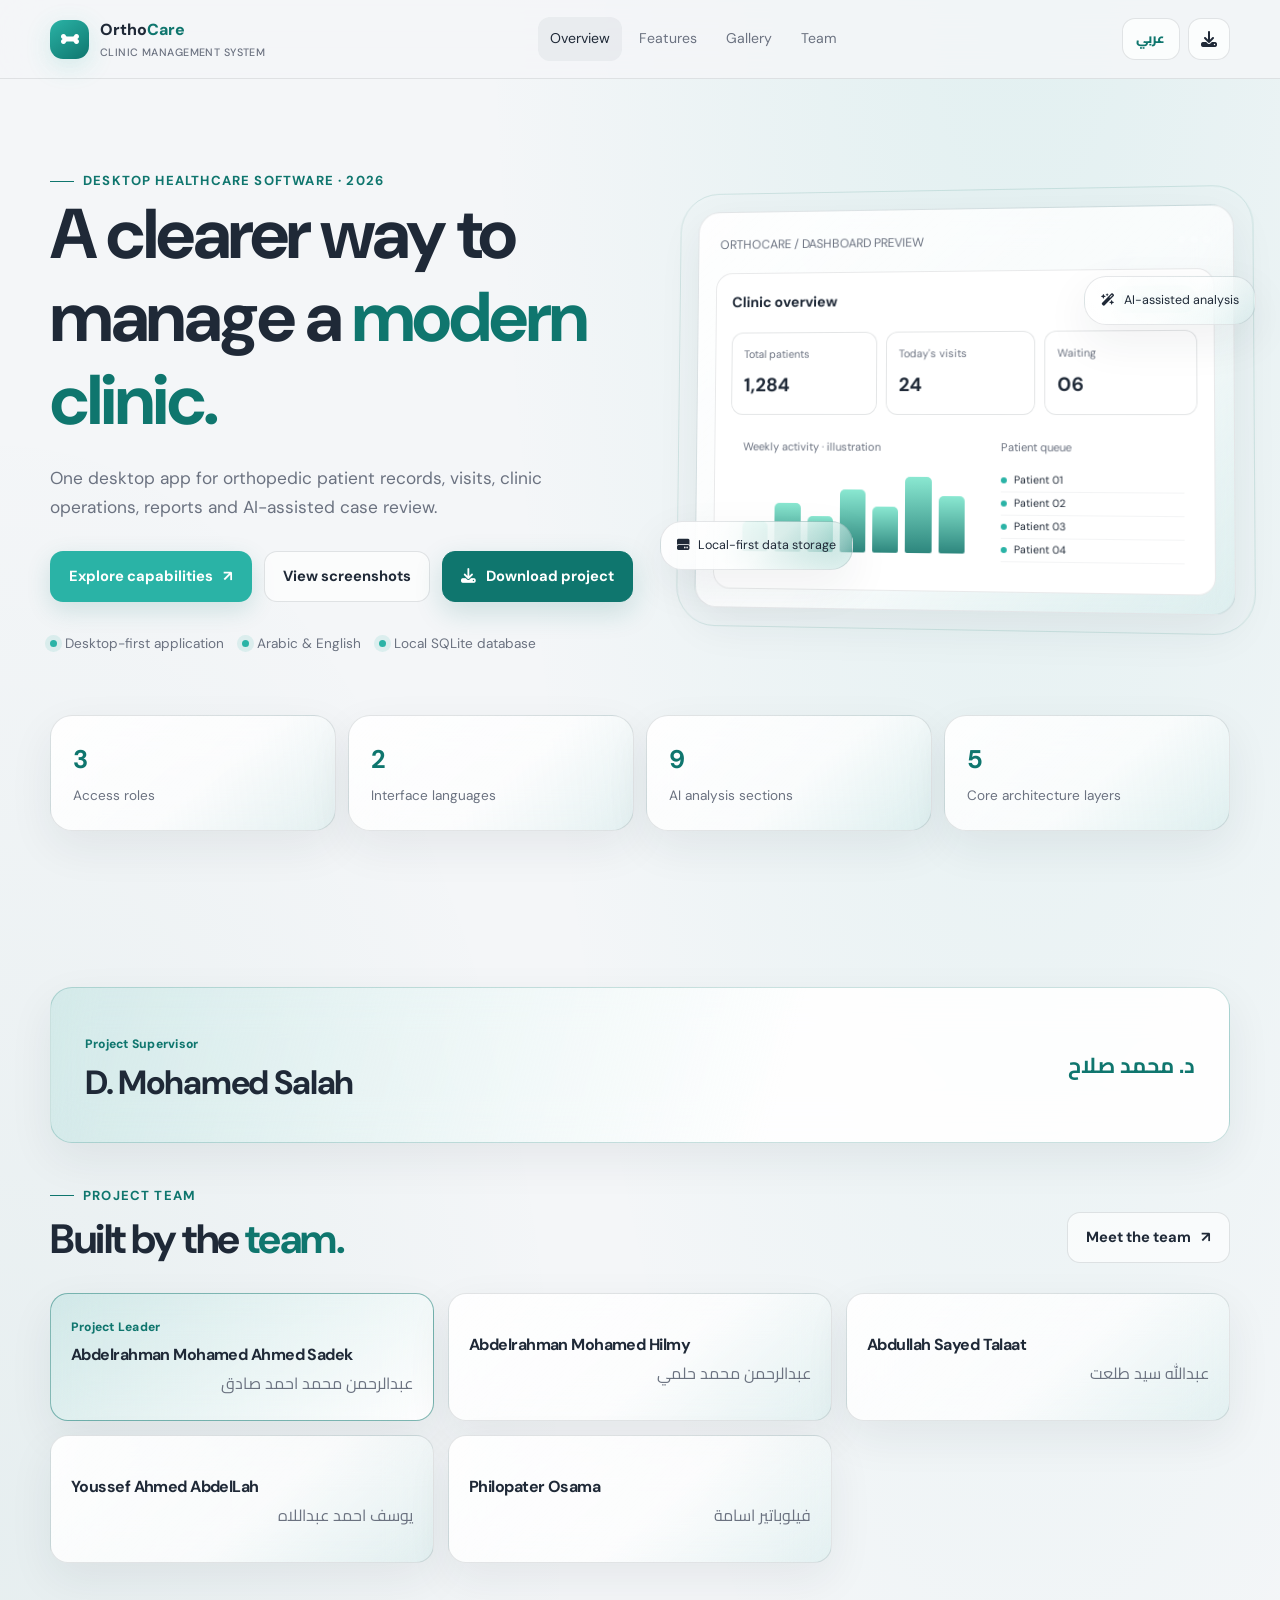
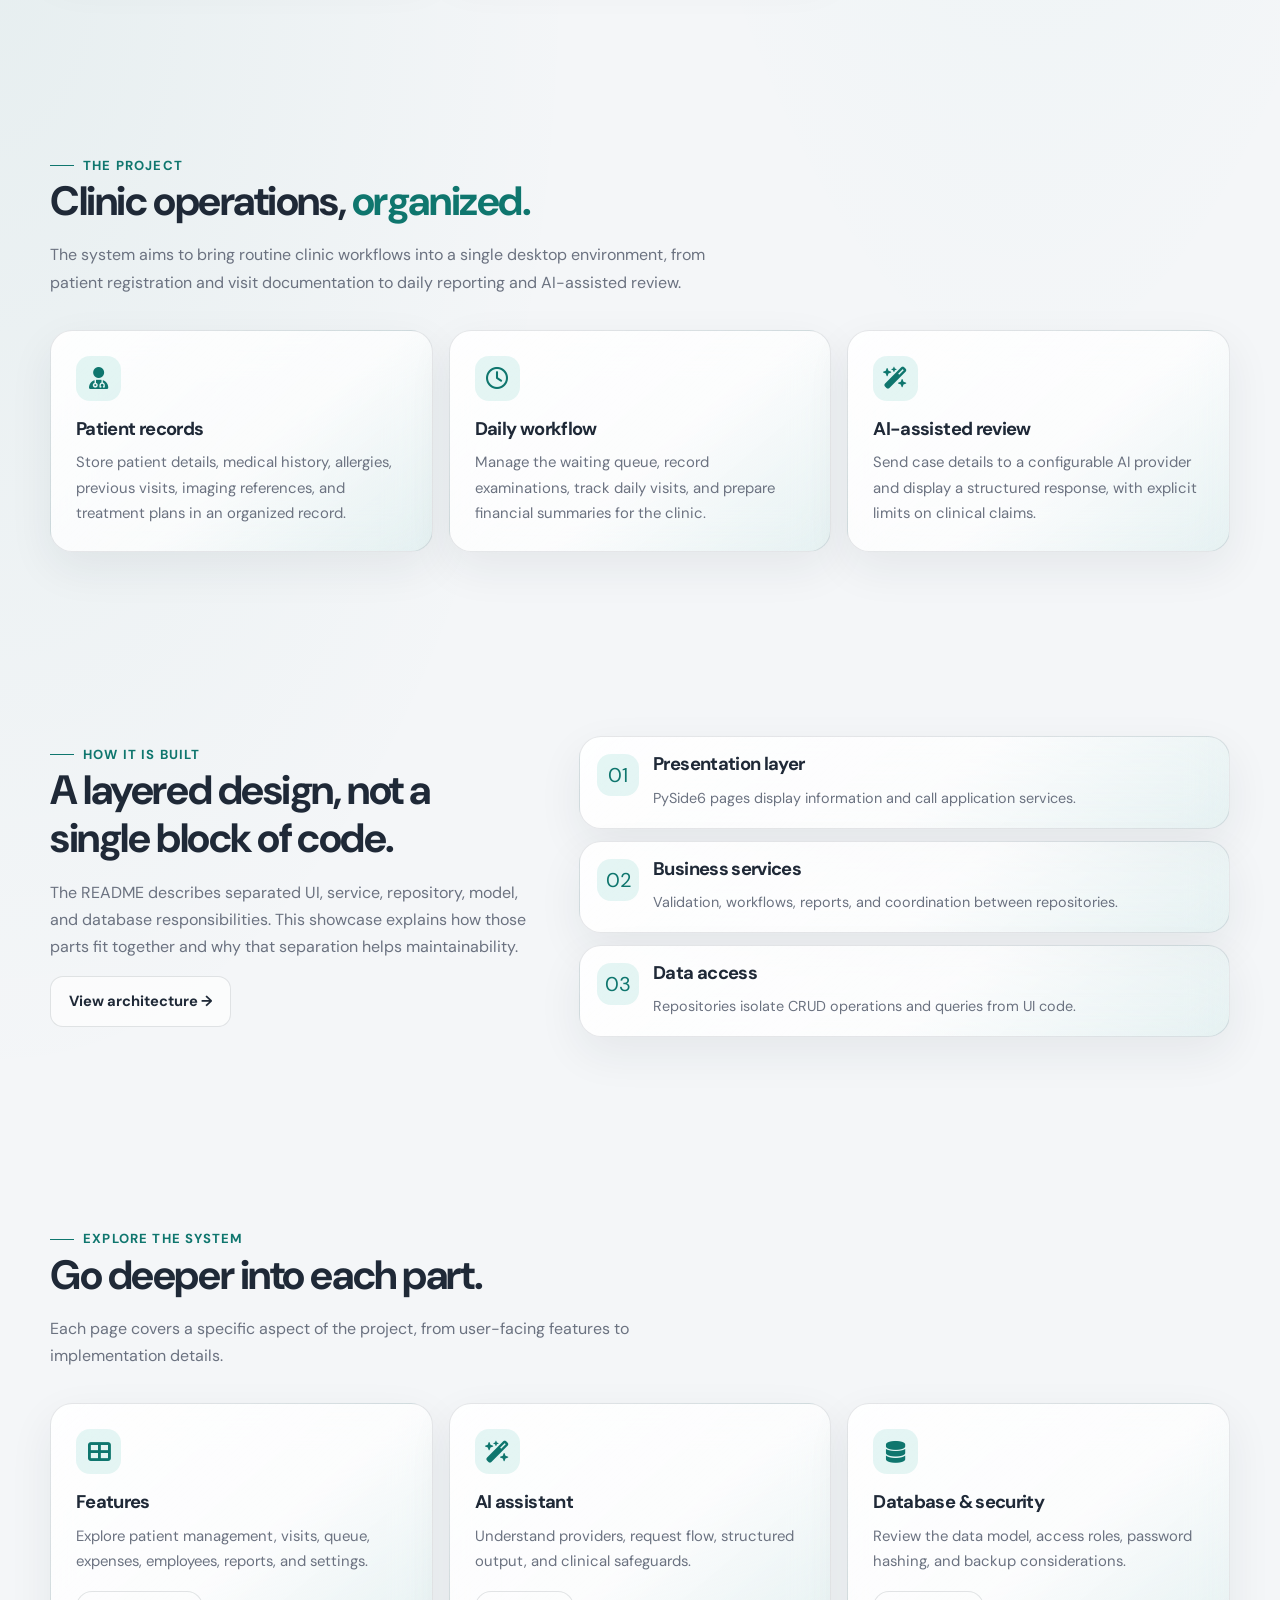
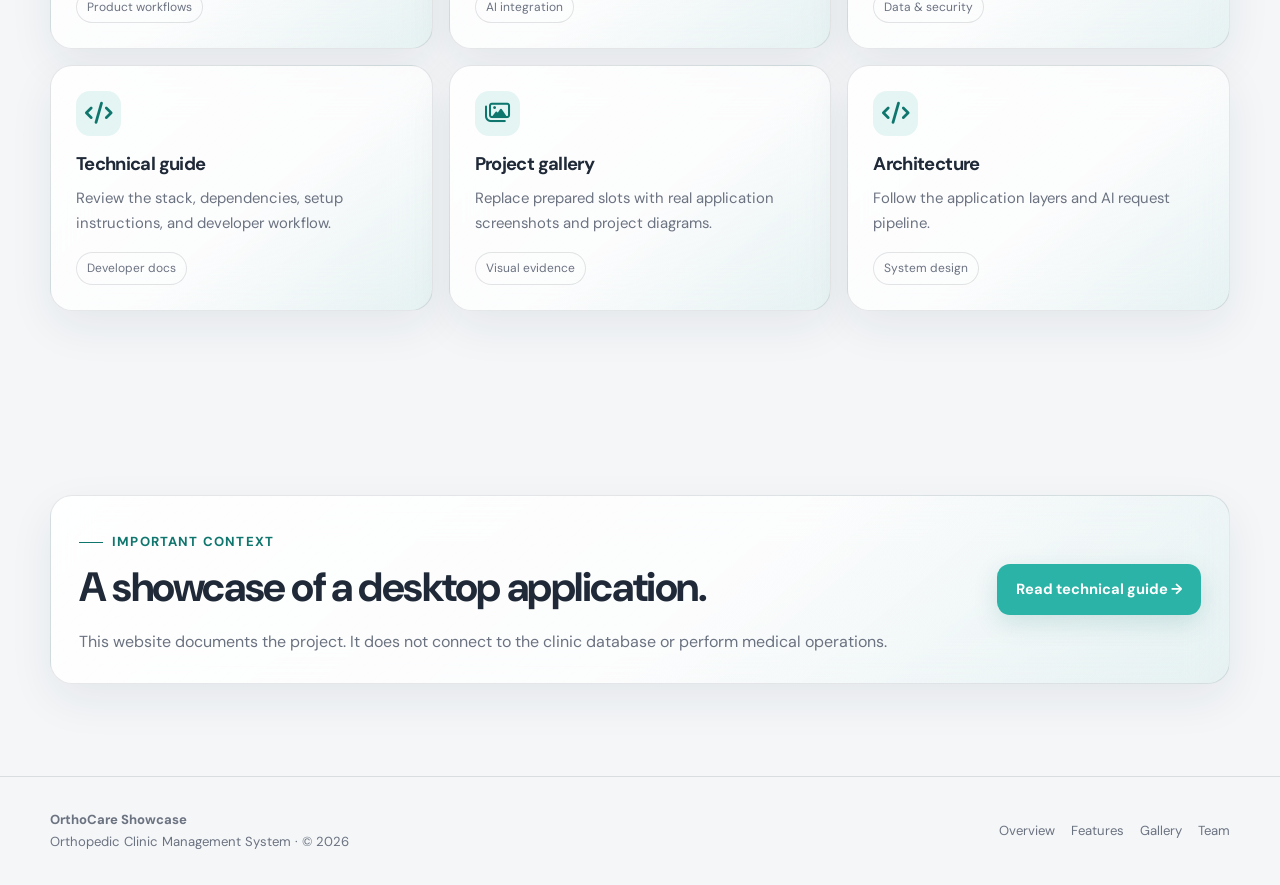
<file: index.html>
<!doctype html>
<html lang="en" dir="ltr">
  <head>
    <meta charset="utf-8" />
    <meta name="viewport" content="width=device-width, initial-scale=1" />
    <meta
      name="description"
      content="A technical showcase for the Orthopedic Clinic Management System, a Python and PySide6 desktop application."
    />
    <meta name="theme-color" content="#F4F6F8" />
    <title>Overview | OrthoCare Showcase</title>
    <link
      rel="stylesheet"
      href="https://cdnjs.cloudflare.com/ajax/libs/font-awesome/6.7.2/css/all.min.css"
    />
    <link rel="stylesheet" href="assets/css/main.css" />
    <link rel="stylesheet" href="assets/css/components.css" />
    <link rel="stylesheet" href="assets/css/animations.css" />
    <link rel="stylesheet" href="assets/css/responsive.css" />
  </head>
  <body>
    <a class="skip-link" href="#main">Skip to content</a>
    <header class="site-header">
      <div class="container nav-wrap">
        <a
          class="brand"
          href="index.html"
          aria-label="Orthopedic Clinic Showcase home"
        >
          <span class="brand-mark" aria-hidden="true"
            ><i class="fa-solid fa-bone"></i
          ></span>
          <span
            >Ortho<span class="accent">Care</span
            ><small>CLINIC MANAGEMENT SYSTEM</small></span
          >
        </a>
                <nav class="nav-links" aria-label="Main navigation">
          <a href="index.html">Overview</a>
          <a href="pages/features.html">Features</a>
          <a href="pages/gallery.html">Gallery</a>
          <a href="pages/team.html">Team</a>
        </nav>
        <div class="nav-actions">
          <button
            class="icon-button language-toggle"
            type="button"
            aria-label="Switch language"
            title="العربية / English"
          >
            <span>عربي</span>
          </button>
          <a class="icon-button download-icon" href="https://github.com/sa1dek/erp-clinic-system/raw/refs/heads/main/OrthoClinic_Setup.exe?download=1" download title="Download project" aria-label="Download project"><i class="fa-solid fa-download" aria-hidden="true"></i></a>
          <button
            class="icon-button menu-toggle"
            type="button"
            aria-label="Toggle navigation"
            aria-expanded="false"
          >
            <i class="fa-solid fa-bars"></i>
          </button>
        </div>
      </div>
    </header>

    <main id="main">
      <section class="hero">
        <div class="container">
          <div class="hero-grid">
            <div class="hero-copy reveal">
              <span class="eyebrow">Desktop healthcare software · 2026</span>
              <h1>
                A clearer way to manage a
                <span class="accent">modern clinic.</span>
              </h1>
              <p>One desktop app for orthopedic patient records, visits, clinic operations, reports and AI-assisted case review.</p>
              <div class="hero-actions">
                <a class="btn btn-primary" href="pages/features.html"
                  >Explore capabilities <span aria-hidden="true">↗</span></a
                >
                <a class="btn btn-ghost" href="pages/gallery.html">View screenshots</a>
                <a class="btn btn-download" href="https://github.com/sa1dek/erp-clinic-system/raw/refs/heads/main/OrthoClinic_Setup.exe?download=1" download>
                  <i class="fa-solid fa-download" aria-hidden="true"></i> Download project
                </a>
              </div>
              <div class="hero-meta">
                <span><i class="dot"></i> Desktop-first application</span>
                <span><i class="dot"></i> Arabic & English</span>
                <span><i class="dot"></i> Local SQLite database</span>
              </div>
            </div>
            <div class="hero-visual reveal">
              <div class="preview glass">
                <div class="preview-top">
                  <span>ORTHOCARE / DASHBOARD PREVIEW</span
                  ><span class="window-dots"><i></i><i></i><i></i></span>
                </div>
                <div class="mock-app">
                  <div class="mock-heading">
                    <strong>Clinic overview</strong
                    ><span class="mock-pill">Illustrative UI</span>
                  </div>
                  <div class="mock-stats">
                    <div class="mock-stat">
                      <span>Total patients</span><strong>1,284</strong>
                    </div>
                    <div class="mock-stat">
                      <span>Today's visits</span><strong>24</strong>
                    </div>
                    <div class="mock-stat">
                      <span>Waiting</span><strong>06</strong>
                    </div>
                  </div>
                  <div class="mock-lower">
                    <div class="mock-chart">
                      <label>Weekly activity · illustration</label>
                      <div class="bars">
                        <i style="height: 35%"></i><i style="height: 58%"></i
                        ><i style="height: 43%"></i><i style="height: 75%"></i
                        ><i style="height: 55%"></i><i style="height: 90%"></i
                        ><i style="height: 68%"></i>
                      </div>
                    </div>
                    <div class="mock-queue">
                      <label>Patient queue</label>
                      <div class="queue-line"><i></i>Patient 01</div>
                      <div class="queue-line"><i></i>Patient 02</div>
                      <div class="queue-line"><i></i>Patient 03</div>
                      <div class="queue-line"><i></i>Patient 04</div>
                    </div>
                  </div>
                </div>
              </div>
              <div class="float-chip one glass">✦ AI-assisted analysis</div>
              <div class="float-chip two glass">⌂ Local-first data storage</div>
            </div>
          </div>
          <div class="stats-strip reveal">
            <div class="stat-tile glass">
              <strong>3</strong><span>Access roles</span>
            </div>
            <div class="stat-tile glass">
              <strong>2</strong><span>Interface languages</span>
            </div>
            <div class="stat-tile glass">
              <strong>9</strong><span>AI analysis sections</span>
            </div>
            <div class="stat-tile glass">
              <strong>5</strong><span>Core architecture layers</span>
            </div>
          </div>
        </div>
      </section>
      <section class="section team-section" id="team-preview">
        <div class="container">
          <div class="supervisor-banner glass reveal">
            <div>
              <span class="role-label">Project Supervisor</span>
              <h2 class="no-translate">D. Mohamed Salah</h2>
            </div>
            <p lang="ar" dir="rtl">د. محمد صلاح</p>
          </div>
          <div class="team-intro">
            <div><span class="eyebrow">Project team</span><h2>Built by the <span class="accent">team.</span></h2></div>
            <a class="btn btn-ghost" href="pages/team.html">Meet the team <span aria-hidden="true">↗</span></a>
          </div>
          <div class="team-grid">
            <article class="team-member project-lead glass reveal">
              <span class="role-label">Project Leader</span>
              <h3 class="no-translate">Abdelrahman Mohamed Ahmed Sadek</h3>
              <p lang="ar" dir="rtl">عبدالرحمن محمد احمد صادق</p>
            </article>
            <article class="team-member glass reveal"><h3 class="no-translate">Abdelrahman Mohamed Hilmy</h3><p lang="ar" dir="rtl">عبدالرحمن محمد حلمي</p></article>
            <article class="team-member glass reveal"><h3 class="no-translate">Abdullah Sayed Talaat</h3><p lang="ar" dir="rtl">عبدالله سيد طلعت</p></article>
            <article class="team-member glass reveal"><h3 class="no-translate">Youssef Ahmed AbdelLah</h3><p lang="ar" dir="rtl">يوسف احمد عبداللاه</p></article>
            <article class="team-member glass reveal"><h3 class="no-translate">Philopater Osama</h3><p lang="ar" dir="rtl">فيلوباتير اسامة</p></article>
          </div>
        </div>
      </section>


      <section class="section">
        <div class="container">
          <div class="section-head reveal">
            <span class="eyebrow">The project</span>
            <h2>Clinic operations, <span class="accent">organized.</span></h2>
            <p>
              The system aims to bring routine clinic workflows into a single
              desktop environment, from patient registration and visit
              documentation to daily reporting and AI-assisted review.
            </p>
          </div>
          <div class="grid-3">
            <article class="card glass reveal">
              <div class="card-icon">♙</div>
              <h3>Patient records</h3>
              <p>
                Store patient details, medical history, allergies, previous
                visits, imaging references, and treatment plans in an organized
                record.
              </p>
            </article>
            <article class="card glass reveal">
              <div class="card-icon">◷</div>
              <h3>Daily workflow</h3>
              <p>
                Manage the waiting queue, record examinations, track daily
                visits, and prepare financial summaries for the clinic.
              </p>
            </article>
            <article class="card glass reveal">
              <div class="card-icon">✧</div>
              <h3>AI-assisted review</h3>
              <p>
                Send case details to a configurable AI provider and display a
                structured response, with explicit limits on clinical claims.
              </p>
            </article>
          </div>
        </div>
      </section>

      <section class="section">
        <div class="container split">
          <div class="reveal">
            <span class="eyebrow">How it is built</span>
            <h2>A layered design, not a single block of code.</h2>
            <p>
              The README describes separated UI, service, repository, model, and
              database responsibilities. This showcase explains how those parts
              fit together and why that separation helps maintainability.
            </p>
            <a class="btn btn-ghost" href="pages/architecture.html"
              >View architecture →</a
            >
          </div>
          <div class="feature-list">
            <div class="feature-row glass reveal">
              <div class="card-icon">01</div>
              <div>
                <h3>Presentation layer</h3>
                <p>
                  PySide6 pages display information and call application
                  services.
                </p>
              </div>
            </div>
            <div class="feature-row glass reveal">
              <div class="card-icon">02</div>
              <div>
                <h3>Business services</h3>
                <p>
                  Validation, workflows, reports, and coordination between
                  repositories.
                </p>
              </div>
            </div>
            <div class="feature-row glass reveal">
              <div class="card-icon">03</div>
              <div>
                <h3>Data access</h3>
                <p>
                  Repositories isolate CRUD operations and queries from UI code.
                </p>
              </div>
            </div>
          </div>
        </div>
      </section>

      <section class="section">
        <div class="container">
          <div class="section-head reveal">
            <span class="eyebrow">Explore the system</span>
            <h2>Go deeper into each part.</h2>
            <p>
              Each page covers a specific aspect of the project, from
              user-facing features to implementation details.
            </p>
          </div>
          <div class="grid-3">
            <a class="card glass reveal" href="pages/features.html"
              ><div class="card-icon">▦</div>
              <h3>Features</h3>
              <p>
                Explore patient management, visits, queue, expenses, employees,
                reports, and settings.
              </p>
              <span class="tag-row"
                ><span class="tag">Product workflows</span></span
              ></a
            >
            <a class="card glass reveal" href="pages/ai-assistant.html"
              ><div class="card-icon">✧</div>
              <h3>AI assistant</h3>
              <p>
                Understand providers, request flow, structured output, and
                clinical safeguards.
              </p>
              <span class="tag-row"
                ><span class="tag">AI integration</span></span
              ></a
            >
            <a class="card glass reveal" href="pages/database.html"
              ><div class="card-icon">▤</div>
              <h3>Database & security</h3>
              <p>
                Review the data model, access roles, password hashing, and
                backup considerations.
              </p>
              <span class="tag-row"
                ><span class="tag">Data & security</span></span
              ></a
            >
            <a class="card glass reveal" href="pages/technical-guide.html"
              ><div class="card-icon">⌘</div>
              <h3>Technical guide</h3>
              <p>
                Review the stack, dependencies, setup instructions, and
                developer workflow.
              </p>
              <span class="tag-row"
                ><span class="tag">Developer docs</span></span
              ></a
            >
            <a class="card glass reveal" href="pages/gallery.html"
              ><div class="card-icon">▧</div>
              <h3>Project gallery</h3>
              <p>
                Replace prepared slots with real application screenshots and
                project diagrams.
              </p>
              <span class="tag-row"
                ><span class="tag">Visual evidence</span></span
              ></a
            >
            <a class="card glass reveal" href="pages/architecture.html"
              ><div class="card-icon">⌘</div>
              <h3>Architecture</h3>
              <p>Follow the application layers and AI request pipeline.</p>
              <span class="tag-row"
                ><span class="tag">System design</span></span
              ></a
            >
          </div>
        </div>
      </section>



      <section class="section">
        <div class="container">
          <div class="callout glass reveal">
            <div>
              <span class="eyebrow">Important context</span>
              <h2 style="margin-top: 10px">
                A showcase of a desktop application.
              </h2>
              <p>
                This website documents the project. It does not connect to the
                clinic database or perform medical operations.
              </p>
            </div>
            <a class="btn btn-primary" href="pages/technical-guide.html"
              >Read technical guide →</a
            >
          </div>
        </div>
      </section>
    </main>
    <footer class="site-footer">
      <div class="container footer-inner">
        <div>
          <strong>OrthoCare Showcase</strong><br /><span
            >Orthopedic Clinic Management System · © 2026</span
          >
        </div>
                <div class="footer-links">
          <a href="index.html">Overview</a>
          <a href="pages/features.html">Features</a>
          <a href="pages/gallery.html">Gallery</a>
          <a href="pages/team.html">Team</a>
        </div>
      </div>
    </footer>
    <script src="assets/js/main.js"></script>
    <script src="assets/js/i18n.js"></script>
  </body>
</html>
</file>
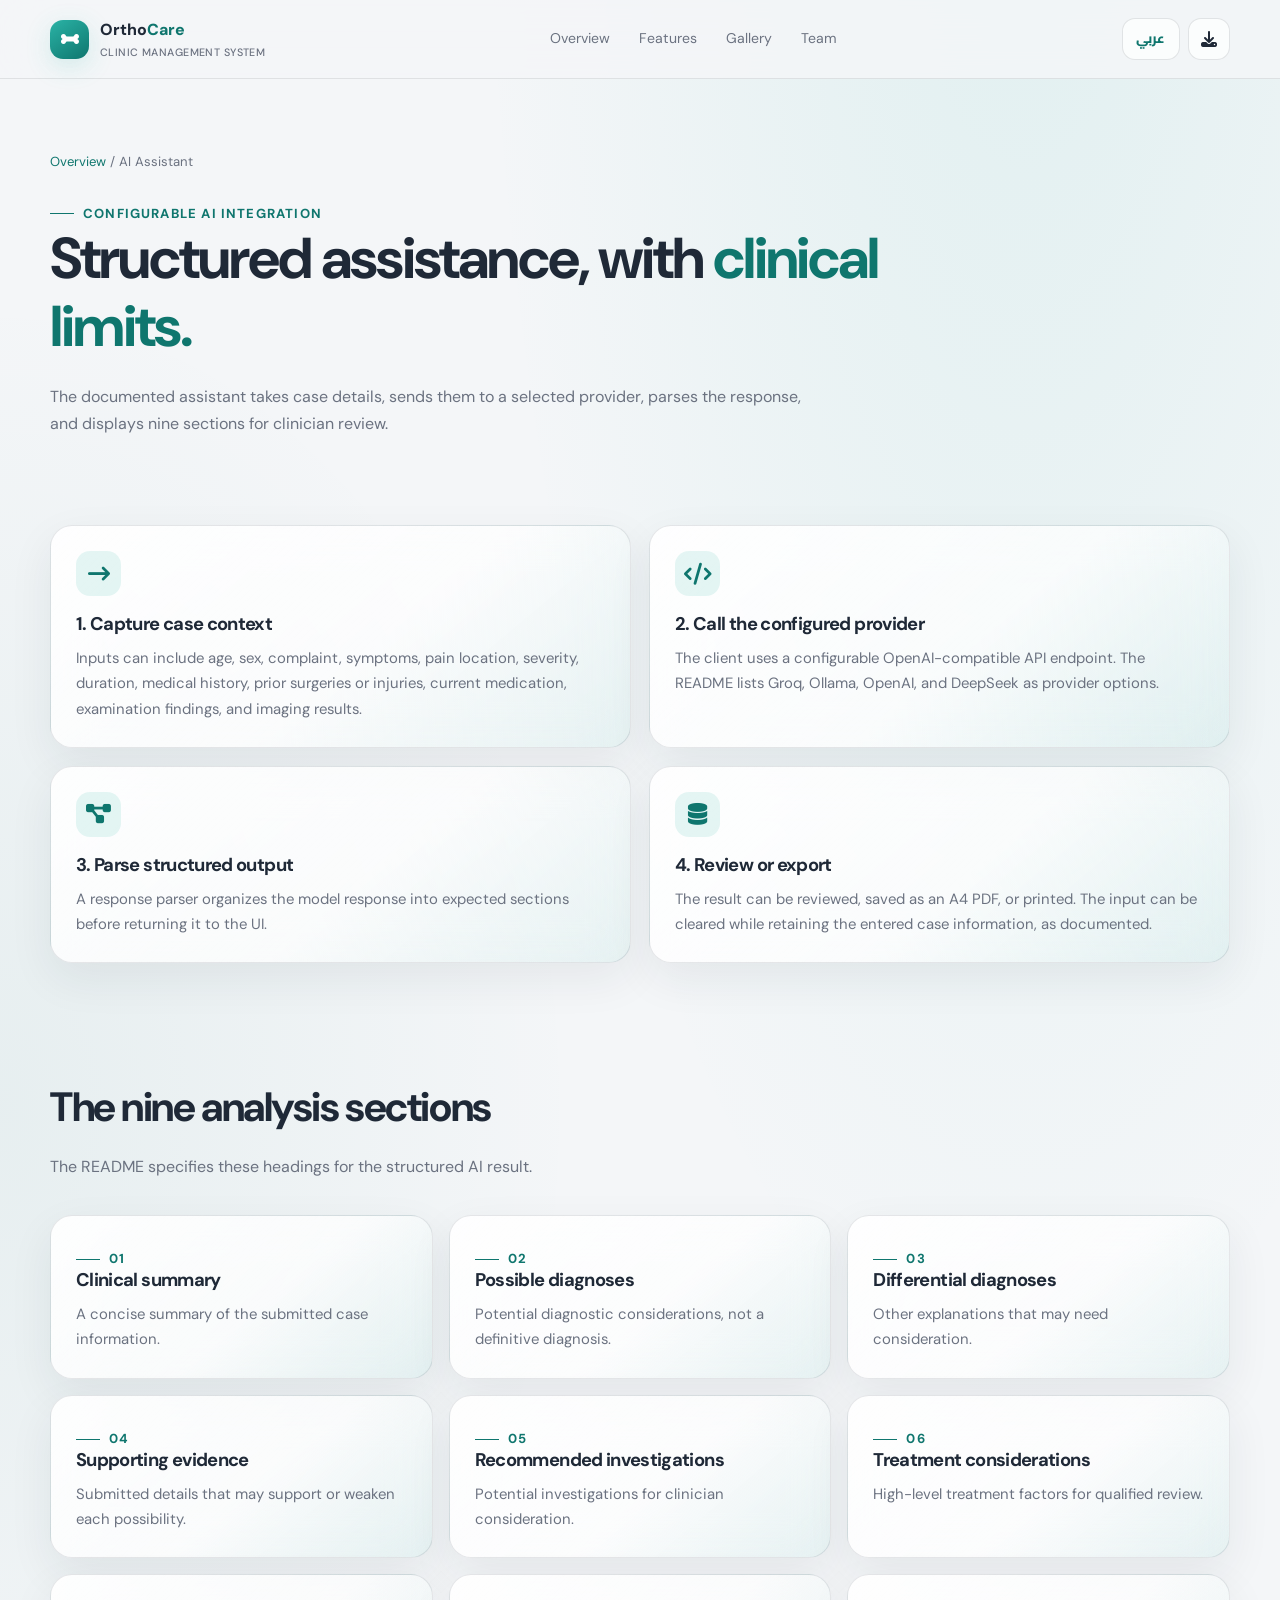
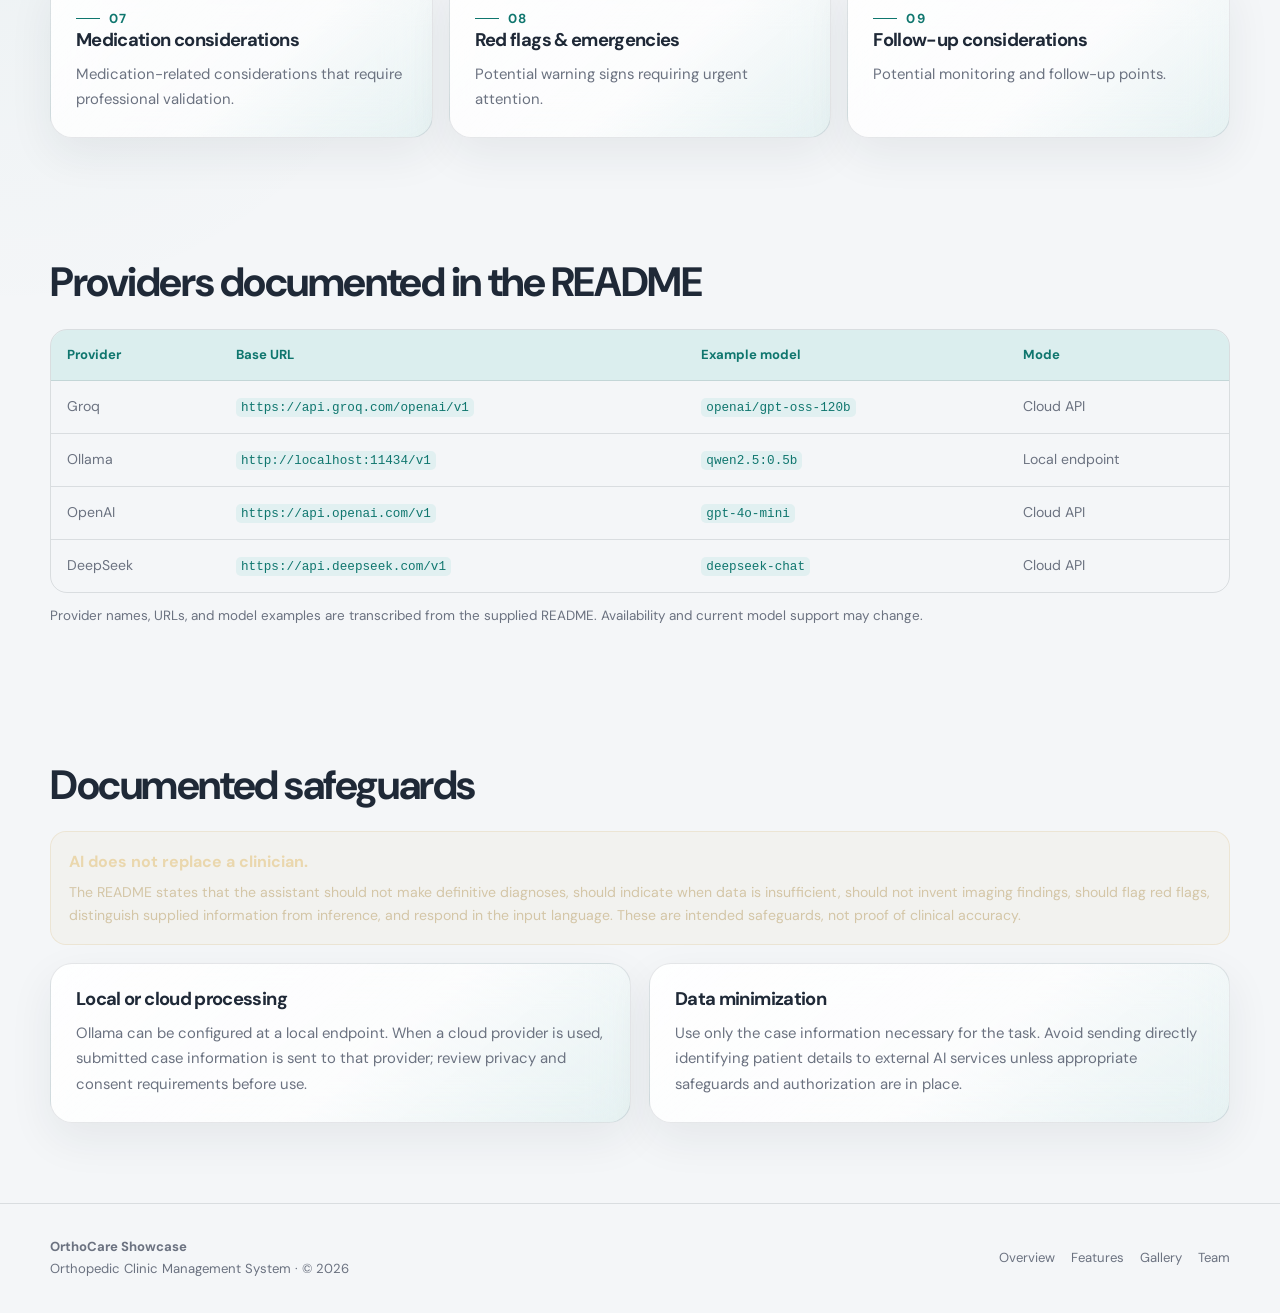
<file: pages/ai-assistant.html>
<!doctype html>
<html lang="en" dir="ltr">
<head>
  <meta charset="utf-8">
  <meta name="viewport" content="width=device-width, initial-scale=1">
  <meta name="description" content="AI medical assistant workflow, supported providers, structured output, and ethical limitations.">
  <meta name="theme-color" content="#F4F6F8">
  <title>AI Medical Assistant | OrthoCare Showcase</title>
  <link rel="stylesheet" href="https://cdnjs.cloudflare.com/ajax/libs/font-awesome/6.7.2/css/all.min.css">
  <link rel="stylesheet" href="../assets/css/main.css">
  <link rel="stylesheet" href="../assets/css/components.css">
  <link rel="stylesheet" href="../assets/css/animations.css">
  <link rel="stylesheet" href="../assets/css/responsive.css">
</head>
<body>
<a class="skip-link" href="#main">Skip to content</a>
<header class="site-header">
  <div class="container nav-wrap">
    <a class="brand" href="../index.html" aria-label="Orthopedic Clinic Showcase home">
      <span class="brand-mark" aria-hidden="true"><i class="fa-solid fa-bone"></i></span>
      <span>Ortho<span class="accent">Care</span><small>CLINIC MANAGEMENT SYSTEM</small></span>
    </a>
            <nav class="nav-links" aria-label="Main navigation">
          <a href="../index.html">Overview</a>
          <a href="features.html">Features</a>
          <a href="gallery.html">Gallery</a>
          <a href="team.html">Team</a>
        </nav>
    <div class="nav-actions">
      <button class="icon-button language-toggle" type="button" aria-label="Switch language" title="العربية / English"><span>عربي</span></button>
      <a class="icon-button download-icon" href="https://github.com/sa1dek/erp-clinic-system/raw/refs/heads/main/OrthoClinic_Setup.exe?download=1" download title="Download project" aria-label="Download project"><i class="fa-solid fa-download" aria-hidden="true"></i></a>
      <button class="icon-button menu-toggle" type="button" aria-label="Toggle navigation" aria-expanded="false"><i class="fa-solid fa-bars"></i></button>
    </div>
  </div>
</header>

<main id="main">
<section class="page-hero"><div class="container"><div class="breadcrumb"><a href="../index.html">Overview</a> / AI Assistant</div><span class="eyebrow">Configurable AI integration</span><h1>Structured assistance, with <span class="accent">clinical limits.</span></h1><p class="muted" style="max-width:780px">The documented assistant takes case details, sends them to a selected provider, parses the response, and displays nine sections for clinician review.</p></div></section>
<section class="content-section"><div class="container">
  <div class="grid-2">
    <article class="card glass reveal"><div class="card-icon">⇢</div><h3>1. Capture case context</h3><p>Inputs can include age, sex, complaint, symptoms, pain location, severity, duration, medical history, prior surgeries or injuries, current medication, examination findings, and imaging results.</p></article>
    <article class="card glass reveal"><div class="card-icon">⌘</div><h3>2. Call the configured provider</h3><p>The client uses a configurable OpenAI-compatible API endpoint. The README lists Groq, Ollama, OpenAI, and DeepSeek as provider options.</p></article>
    <article class="card glass reveal"><div class="card-icon">≋</div><h3>3. Parse structured output</h3><p>A response parser organizes the model response into expected sections before returning it to the UI.</p></article>
    <article class="card glass reveal"><div class="card-icon">▤</div><h3>4. Review or export</h3><p>The result can be reviewed, saved as an A4 PDF, or printed. The input can be cleared while retaining the entered case information, as documented.</p></article>
  </div>
</div></section>
<section class="content-section"><div class="container">
  <div class="section-head"><h2>The nine analysis sections</h2><p>The README specifies these headings for the structured AI result.</p></div>
  <div class="grid-3">
    <article class="card glass reveal"><span class="eyebrow">01</span><h3>Clinical summary</h3><p>A concise summary of the submitted case information.</p></article>
    <article class="card glass reveal"><span class="eyebrow">02</span><h3>Possible diagnoses</h3><p>Potential diagnostic considerations, not a definitive diagnosis.</p></article>
    <article class="card glass reveal"><span class="eyebrow">03</span><h3>Differential diagnoses</h3><p>Other explanations that may need consideration.</p></article>
    <article class="card glass reveal"><span class="eyebrow">04</span><h3>Supporting evidence</h3><p>Submitted details that may support or weaken each possibility.</p></article>
    <article class="card glass reveal"><span class="eyebrow">05</span><h3>Recommended investigations</h3><p>Potential investigations for clinician consideration.</p></article>
    <article class="card glass reveal"><span class="eyebrow">06</span><h3>Treatment considerations</h3><p>High-level treatment factors for qualified review.</p></article>
    <article class="card glass reveal"><span class="eyebrow">07</span><h3>Medication considerations</h3><p>Medication-related considerations that require professional validation.</p></article>
    <article class="card glass reveal"><span class="eyebrow">08</span><h3>Red flags & emergencies</h3><p>Potential warning signs requiring urgent attention.</p></article>
    <article class="card glass reveal"><span class="eyebrow">09</span><h3>Follow-up considerations</h3><p>Potential monitoring and follow-up points.</p></article>
  </div>
</div></section>
<section class="content-section"><div class="container">
  <h2>Providers documented in the README</h2>
  <div class="table-wrap"><table><thead><tr><th>Provider</th><th>Base URL</th><th>Example model</th><th>Mode</th></tr></thead><tbody>
    <tr><td>Groq</td><td><code>https://api.groq.com/openai/v1</code></td><td><code>openai/gpt-oss-120b</code></td><td>Cloud API</td></tr>
    <tr><td>Ollama</td><td><code>http://localhost:11434/v1</code></td><td><code>qwen2.5:0.5b</code></td><td>Local endpoint</td></tr>
    <tr><td>OpenAI</td><td><code>https://api.openai.com/v1</code></td><td><code>gpt-4o-mini</code></td><td>Cloud API</td></tr>
    <tr><td>DeepSeek</td><td><code>https://api.deepseek.com/v1</code></td><td><code>deepseek-chat</code></td><td>Cloud API</td></tr>
  </tbody></table></div>
  <p class="muted" style="font-size:.84rem;margin-top:12px">Provider names, URLs, and model examples are transcribed from the supplied README. Availability and current model support may change.</p>
</div></section>
<section class="content-section"><div class="container">
  <h2>Documented safeguards</h2>
  <div class="notice"><strong>AI does not replace a clinician.</strong><p>The README states that the assistant should not make definitive diagnoses, should indicate when data is insufficient, should not invent imaging findings, should flag red flags, distinguish supplied information from inference, and respond in the input language. These are intended safeguards, not proof of clinical accuracy.</p></div>
  <div class="grid-2" style="margin-top:18px">
    <article class="card glass"><h3>Local or cloud processing</h3><p>Ollama can be configured at a local endpoint. When a cloud provider is used, submitted case information is sent to that provider; review privacy and consent requirements before use.</p></article>
    <article class="card glass"><h3>Data minimization</h3><p>Use only the case information necessary for the task. Avoid sending directly identifying patient details to external AI services unless appropriate safeguards and authorization are in place.</p></article>
  </div>
</div></section>
</main>
<footer class="site-footer">
  <div class="container footer-inner">
    <div><strong>OrthoCare Showcase</strong><br><span>Orthopedic Clinic Management System · © 2026</span></div>
            <div class="footer-links">
          <a href="../index.html">Overview</a>
          <a href="features.html">Features</a>
          <a href="gallery.html">Gallery</a>
          <a href="team.html">Team</a>
        </div>
  </div>
</footer>
<script src="../assets/js/main.js"></script>
<script src="../assets/js/i18n.js"></script>
</body>
</html>
</file>
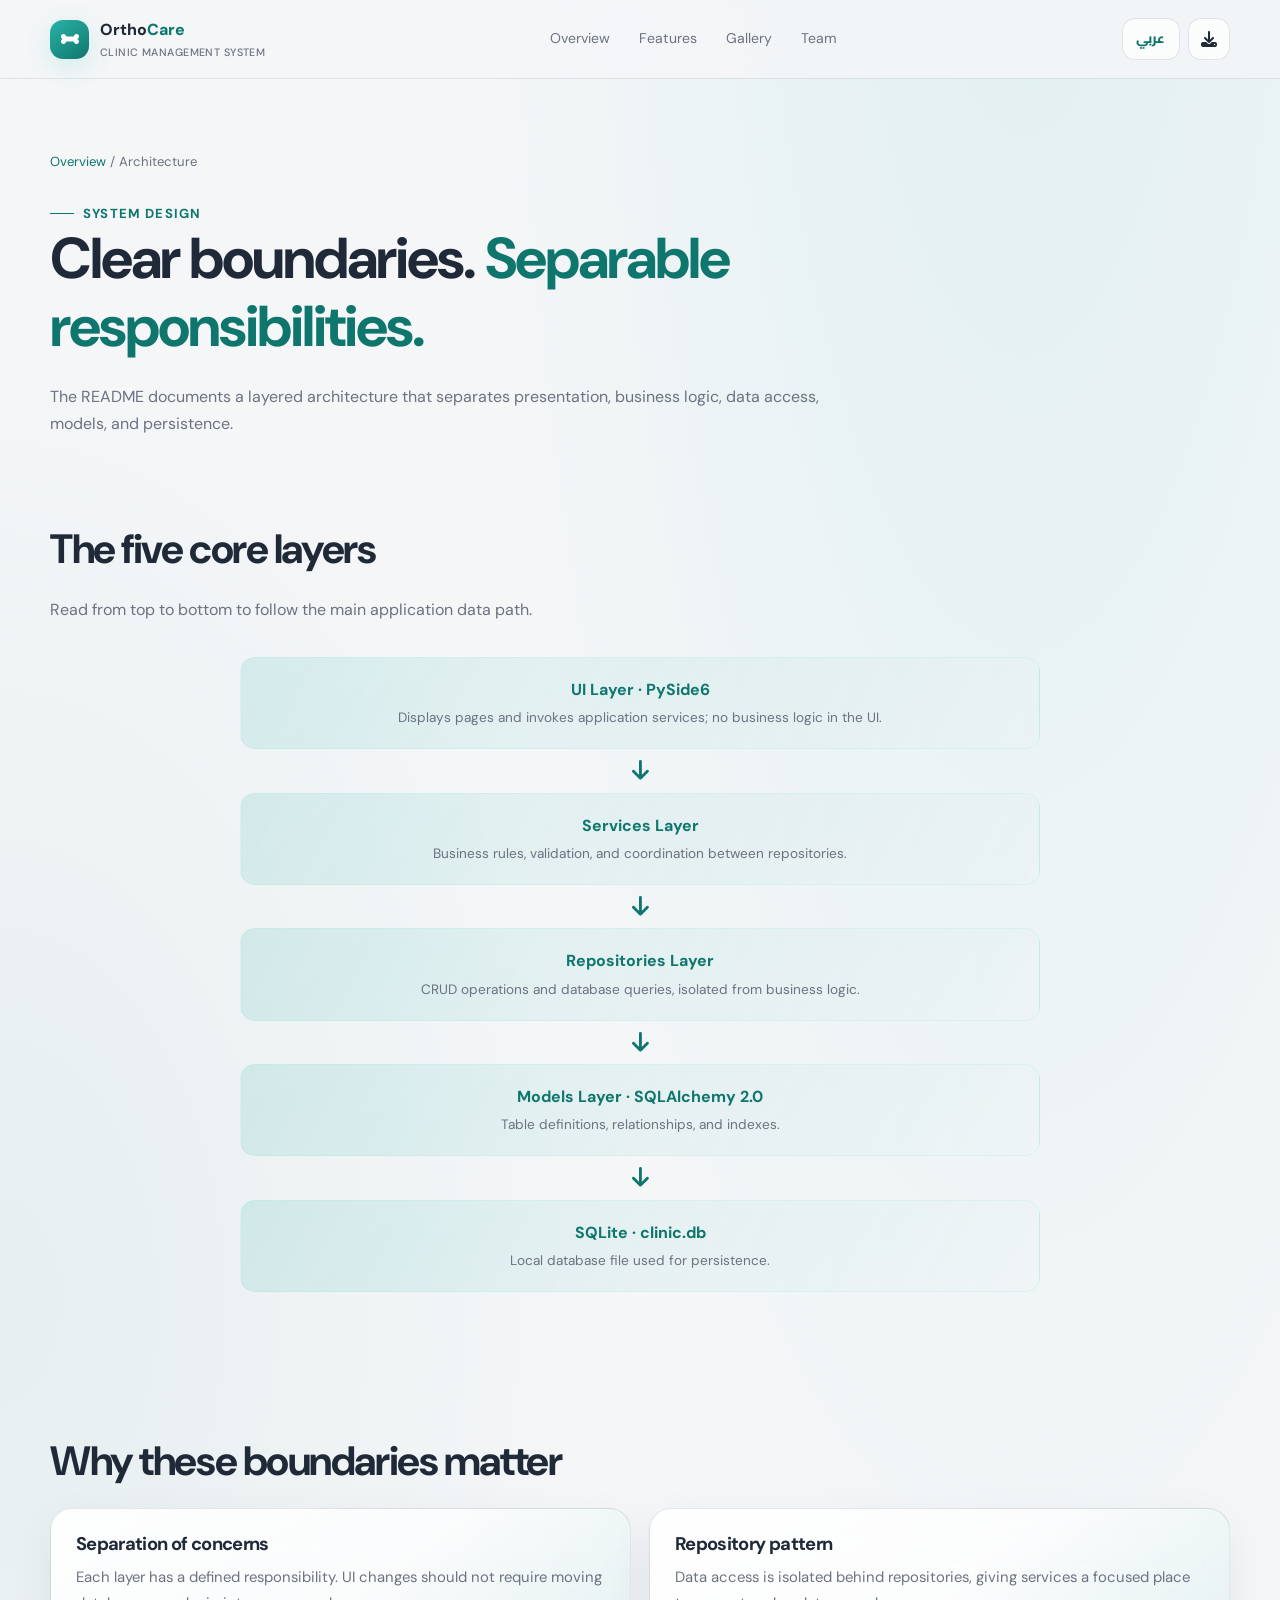
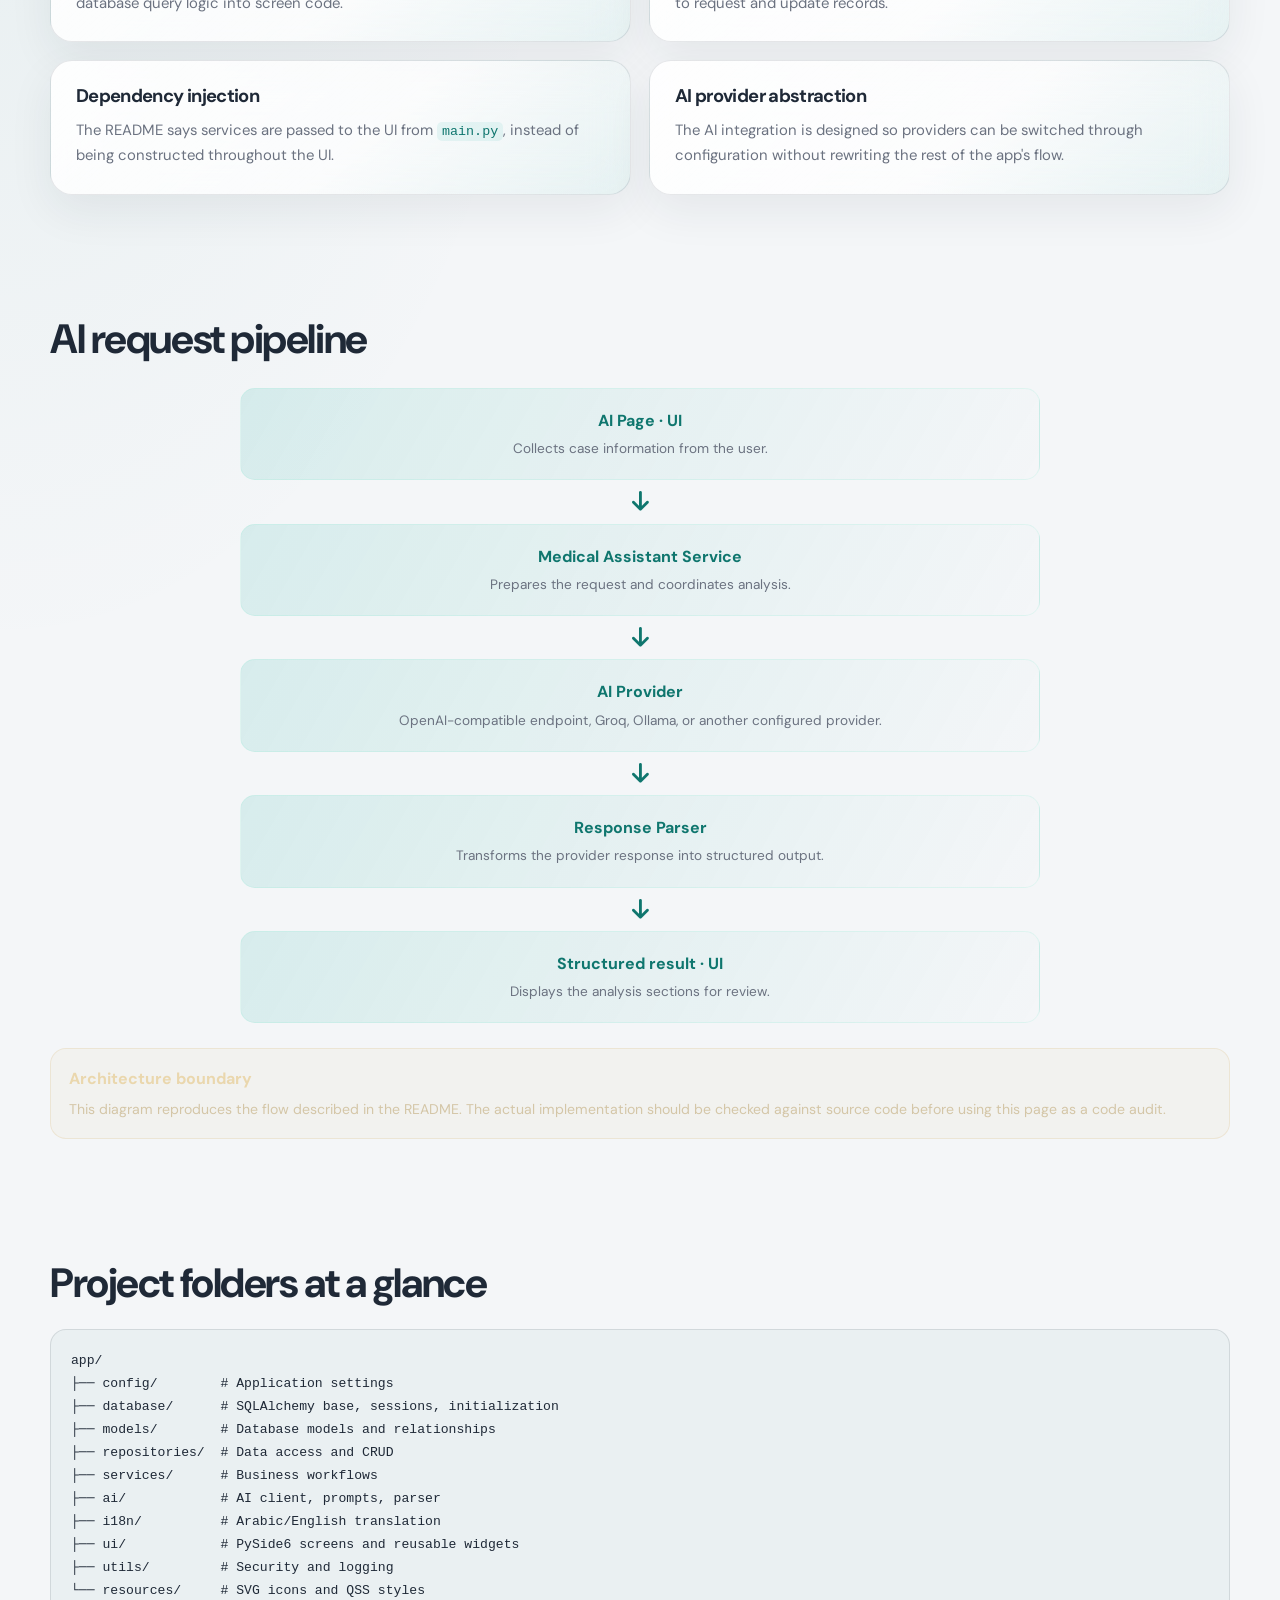
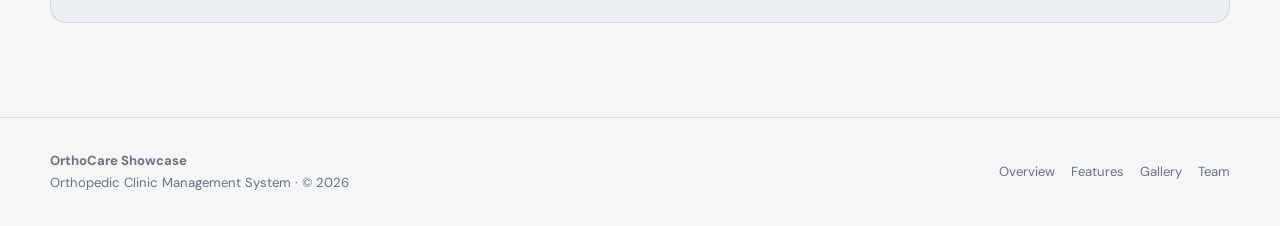
<file: pages/architecture.html>
<!doctype html>
<html lang="en" dir="ltr">
<head>
  <meta charset="utf-8">
  <meta name="viewport" content="width=device-width, initial-scale=1">
  <meta name="description" content="Layered architecture, repository pattern, dependency injection, and AI request flow.">
  <meta name="theme-color" content="#F4F6F8">
  <title>Architecture | OrthoCare Showcase</title>
  <link rel="stylesheet" href="https://cdnjs.cloudflare.com/ajax/libs/font-awesome/6.7.2/css/all.min.css">
  <link rel="stylesheet" href="../assets/css/main.css">
  <link rel="stylesheet" href="../assets/css/components.css">
  <link rel="stylesheet" href="../assets/css/animations.css">
  <link rel="stylesheet" href="../assets/css/responsive.css">
</head>
<body>
<a class="skip-link" href="#main">Skip to content</a>
<header class="site-header">
  <div class="container nav-wrap">
    <a class="brand" href="../index.html" aria-label="Orthopedic Clinic Showcase home">
      <span class="brand-mark" aria-hidden="true"><i class="fa-solid fa-bone"></i></span>
      <span>Ortho<span class="accent">Care</span><small>CLINIC MANAGEMENT SYSTEM</small></span>
    </a>
            <nav class="nav-links" aria-label="Main navigation">
          <a href="../index.html">Overview</a>
          <a href="features.html">Features</a>
          <a href="gallery.html">Gallery</a>
          <a href="team.html">Team</a>
        </nav>
    <div class="nav-actions">
      <button class="icon-button language-toggle" type="button" aria-label="Switch language" title="العربية / English"><span>عربي</span></button>
      <a class="icon-button download-icon" href="https://github.com/sa1dek/erp-clinic-system/raw/refs/heads/main/OrthoClinic_Setup.exe?download=1" download title="Download project" aria-label="Download project"><i class="fa-solid fa-download" aria-hidden="true"></i></a>
      <button class="icon-button menu-toggle" type="button" aria-label="Toggle navigation" aria-expanded="false"><i class="fa-solid fa-bars"></i></button>
    </div>
  </div>
</header>

<main id="main">
<section class="page-hero"><div class="container"><div class="breadcrumb"><a href="../index.html">Overview</a> / Architecture</div><span class="eyebrow">System design</span><h1>Clear boundaries. <span class="accent">Separable responsibilities.</span></h1><p class="muted" style="max-width:780px">The README documents a layered architecture that separates presentation, business logic, data access, models, and persistence.</p></div></section>
<section class="content-section"><div class="container">
  <div class="section-head"><h2>The five core layers</h2><p>Read from top to bottom to follow the main application data path.</p></div>
  <div class="architecture">
    <div class="arch-layer reveal"><strong>UI Layer · PySide6</strong><span>Displays pages and invokes application services; no business logic in the UI.</span></div><div class="arch-arrow">↓</div>
    <div class="arch-layer reveal"><strong>Services Layer</strong><span>Business rules, validation, and coordination between repositories.</span></div><div class="arch-arrow">↓</div>
    <div class="arch-layer reveal"><strong>Repositories Layer</strong><span>CRUD operations and database queries, isolated from business logic.</span></div><div class="arch-arrow">↓</div>
    <div class="arch-layer reveal"><strong>Models Layer · SQLAlchemy 2.0</strong><span>Table definitions, relationships, and indexes.</span></div><div class="arch-arrow">↓</div>
    <div class="arch-layer reveal"><strong>SQLite · clinic.db</strong><span>Local database file used for persistence.</span></div>
  </div>
</div></section>
<section class="content-section"><div class="container">
  <h2>Why these boundaries matter</h2>
  <div class="grid-2">
    <article class="card glass reveal"><h3>Separation of concerns</h3><p>Each layer has a defined responsibility. UI changes should not require moving database query logic into screen code.</p></article>
    <article class="card glass reveal"><h3>Repository pattern</h3><p>Data access is isolated behind repositories, giving services a focused place to request and update records.</p></article>
    <article class="card glass reveal"><h3>Dependency injection</h3><p>The README says services are passed to the UI from <code>main.py</code>, instead of being constructed throughout the UI.</p></article>
    <article class="card glass reveal"><h3>AI provider abstraction</h3><p>The AI integration is designed so providers can be switched through configuration without rewriting the rest of the app's flow.</p></article>
  </div>
</div></section>
<section class="content-section"><div class="container">
  <h2>AI request pipeline</h2>
  <div class="architecture">
    <div class="arch-layer"><strong>AI Page · UI</strong><span>Collects case information from the user.</span></div><div class="arch-arrow">↓</div>
    <div class="arch-layer"><strong>Medical Assistant Service</strong><span>Prepares the request and coordinates analysis.</span></div><div class="arch-arrow">↓</div>
    <div class="arch-layer"><strong>AI Provider</strong><span>OpenAI-compatible endpoint, Groq, Ollama, or another configured provider.</span></div><div class="arch-arrow">↓</div>
    <div class="arch-layer"><strong>Response Parser</strong><span>Transforms the provider response into structured output.</span></div><div class="arch-arrow">↓</div>
    <div class="arch-layer"><strong>Structured result · UI</strong><span>Displays the analysis sections for review.</span></div>
  </div>
  <div class="notice"><strong>Architecture boundary</strong><p>This diagram reproduces the flow described in the README. The actual implementation should be checked against source code before using this page as a code audit.</p></div>
</div></section>
<section class="content-section"><div class="container">
  <h2>Project folders at a glance</h2>
  <pre>app/
├── config/        # Application settings
├── database/      # SQLAlchemy base, sessions, initialization
├── models/        # Database models and relationships
├── repositories/  # Data access and CRUD
├── services/      # Business workflows
├── ai/            # AI client, prompts, parser
├── i18n/          # Arabic/English translation
├── ui/            # PySide6 screens and reusable widgets
├── utils/         # Security and logging
└── resources/     # SVG icons and QSS styles</pre>
</div></section>
</main>
<footer class="site-footer">
  <div class="container footer-inner">
    <div><strong>OrthoCare Showcase</strong><br><span>Orthopedic Clinic Management System · © 2026</span></div>
            <div class="footer-links">
          <a href="../index.html">Overview</a>
          <a href="features.html">Features</a>
          <a href="gallery.html">Gallery</a>
          <a href="team.html">Team</a>
        </div>
  </div>
</footer>
<script src="../assets/js/main.js"></script>
<script src="../assets/js/i18n.js"></script>
</body>
</html>
</file>
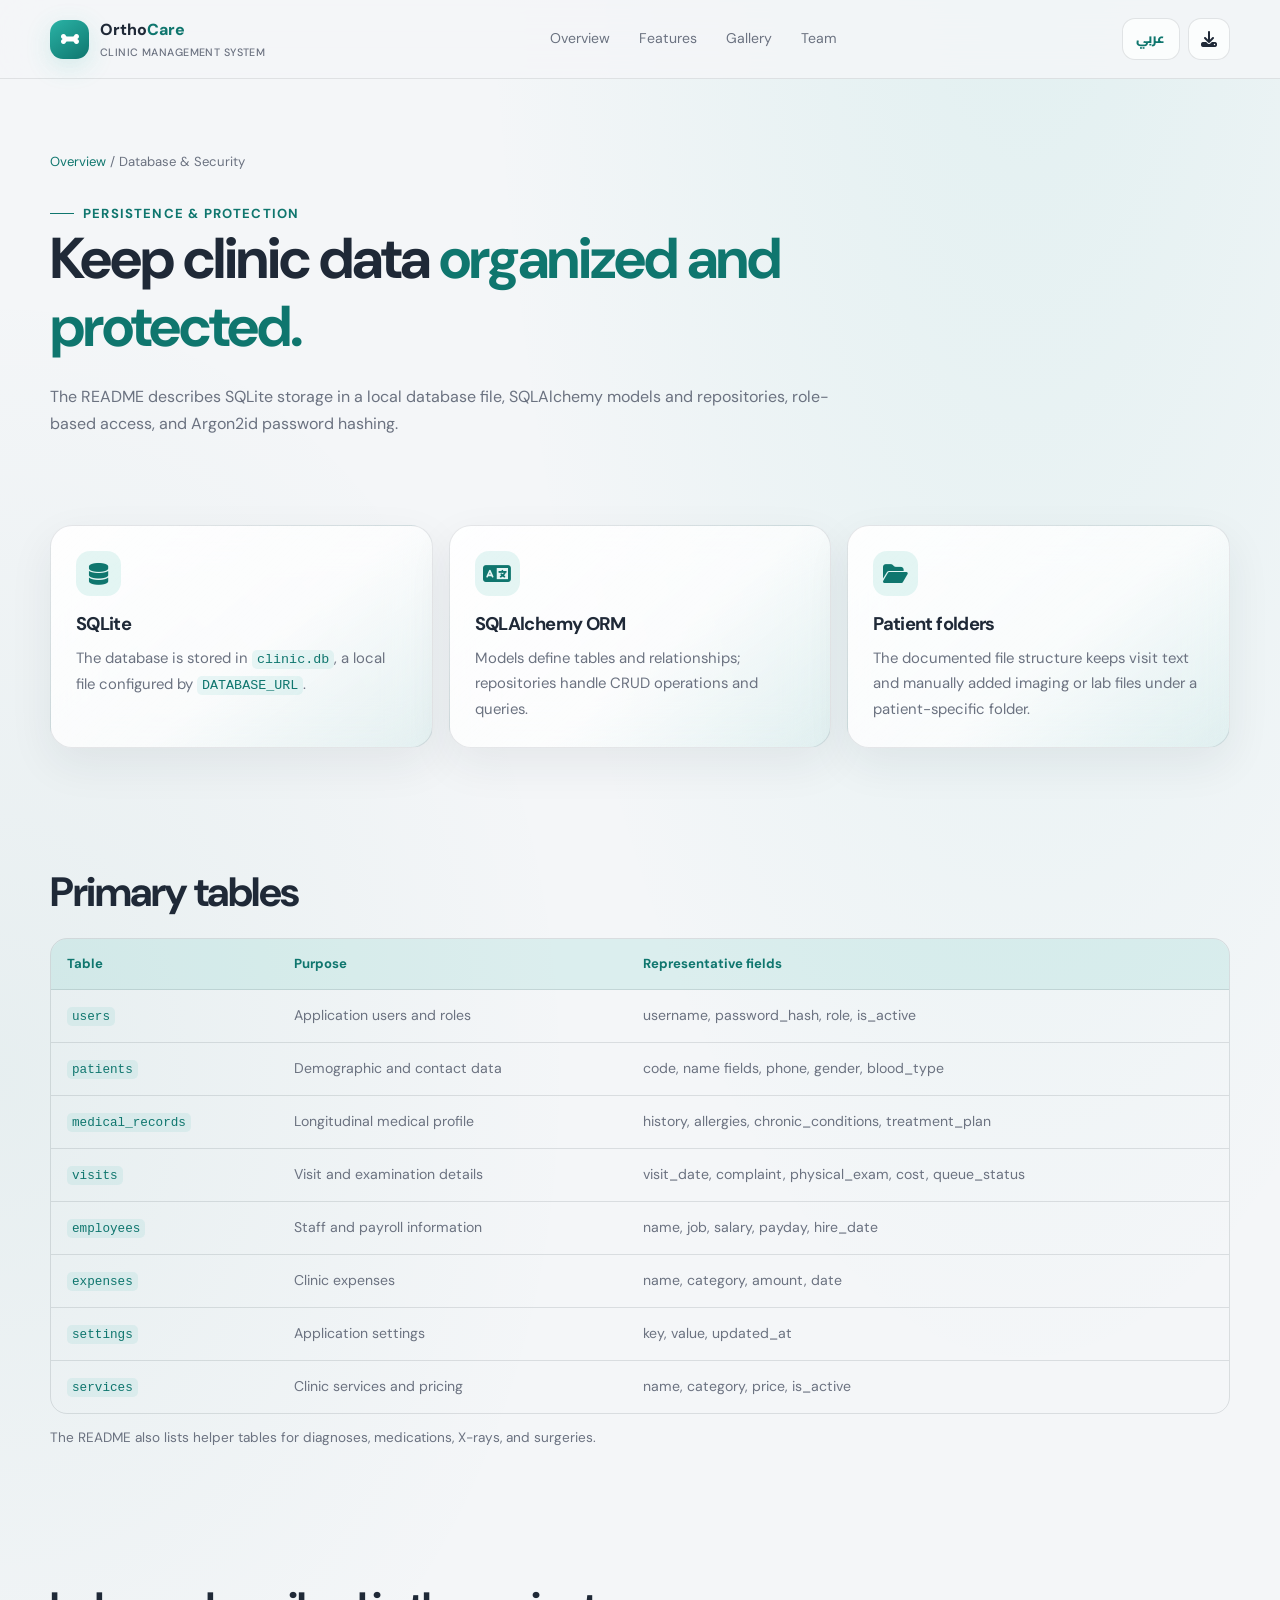
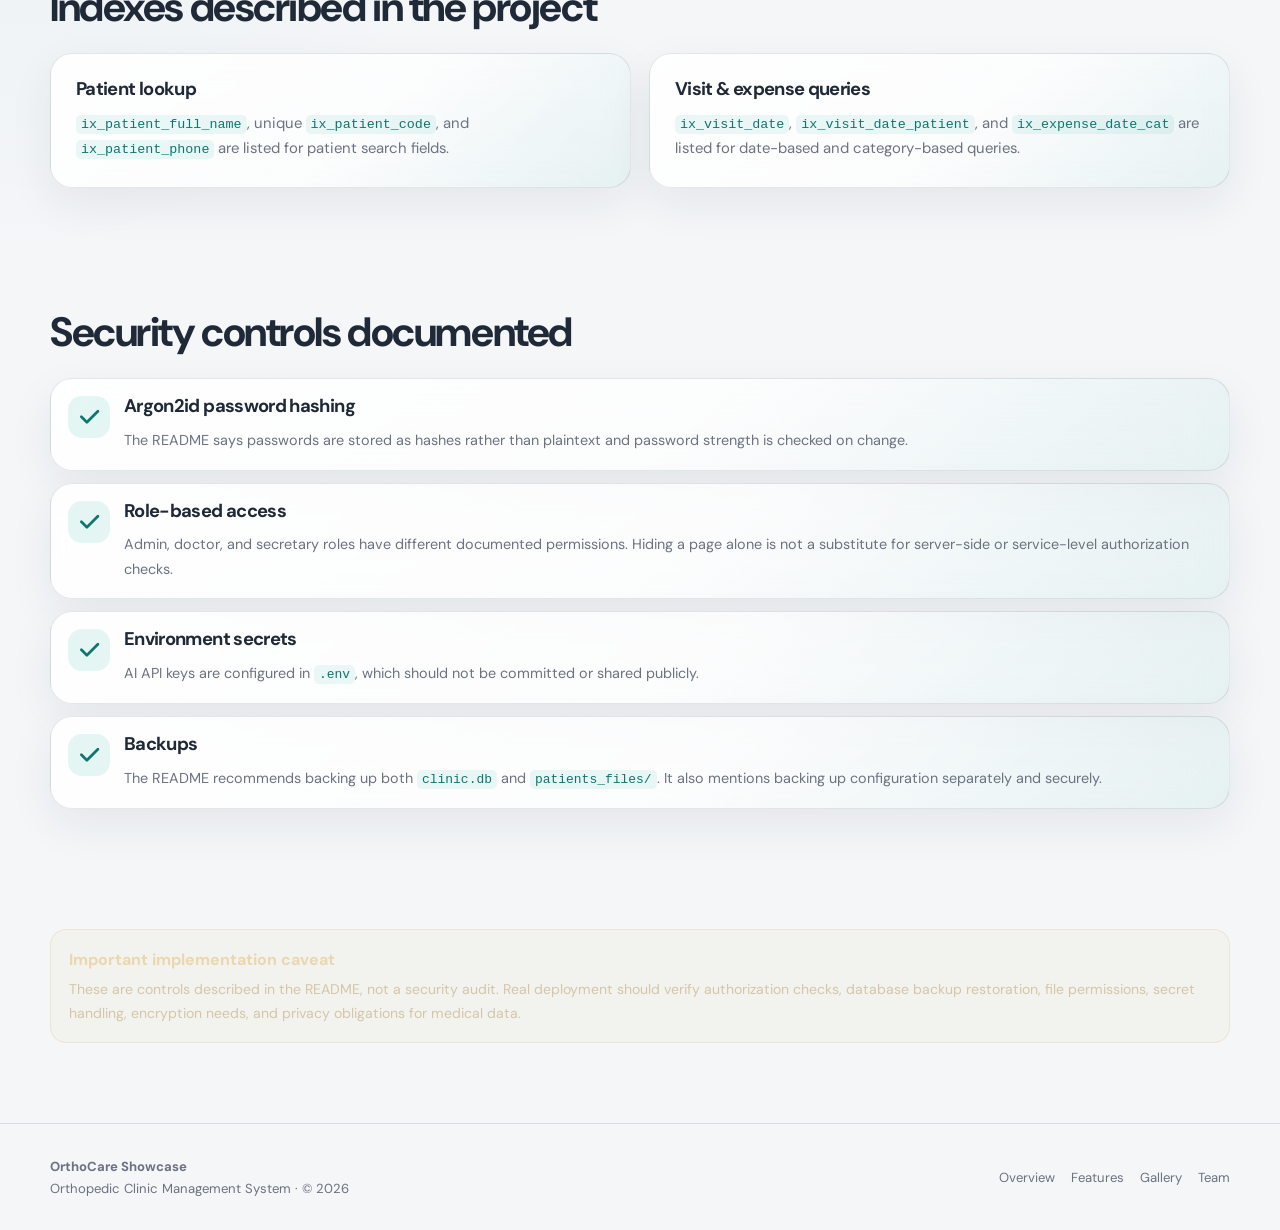
<file: pages/database.html>
<!doctype html>
<html lang="en" dir="ltr">
<head>
  <meta charset="utf-8">
  <meta name="viewport" content="width=device-width, initial-scale=1">
  <meta name="description" content="Documented SQLite data model, tables, indexes, roles, password hashing, and backup considerations.">
  <meta name="theme-color" content="#F4F6F8">
  <title>Database & Security | OrthoCare Showcase</title>
  <link rel="stylesheet" href="https://cdnjs.cloudflare.com/ajax/libs/font-awesome/6.7.2/css/all.min.css">
  <link rel="stylesheet" href="../assets/css/main.css">
  <link rel="stylesheet" href="../assets/css/components.css">
  <link rel="stylesheet" href="../assets/css/animations.css">
  <link rel="stylesheet" href="../assets/css/responsive.css">
</head>
<body>
<a class="skip-link" href="#main">Skip to content</a>
<header class="site-header">
  <div class="container nav-wrap">
    <a class="brand" href="../index.html" aria-label="Orthopedic Clinic Showcase home">
      <span class="brand-mark" aria-hidden="true"><i class="fa-solid fa-bone"></i></span>
      <span>Ortho<span class="accent">Care</span><small>CLINIC MANAGEMENT SYSTEM</small></span>
    </a>
            <nav class="nav-links" aria-label="Main navigation">
          <a href="../index.html">Overview</a>
          <a href="features.html">Features</a>
          <a href="gallery.html">Gallery</a>
          <a href="team.html">Team</a>
        </nav>
    <div class="nav-actions">
      <button class="icon-button language-toggle" type="button" aria-label="Switch language" title="العربية / English"><span>عربي</span></button>
      <a class="icon-button download-icon" href="https://github.com/sa1dek/erp-clinic-system/raw/refs/heads/main/OrthoClinic_Setup.exe?download=1" download title="Download project" aria-label="Download project"><i class="fa-solid fa-download" aria-hidden="true"></i></a>
      <button class="icon-button menu-toggle" type="button" aria-label="Toggle navigation" aria-expanded="false"><i class="fa-solid fa-bars"></i></button>
    </div>
  </div>
</header>

<main id="main">
<section class="page-hero"><div class="container"><div class="breadcrumb"><a href="../index.html">Overview</a> / Database & Security</div><span class="eyebrow">Persistence & protection</span><h1>Keep clinic data <span class="accent">organized and protected.</span></h1><p class="muted" style="max-width:780px">The README describes SQLite storage in a local database file, SQLAlchemy models and repositories, role-based access, and Argon2id password hashing.</p></div></section>
<section class="content-section"><div class="container">
  <div class="grid-3">
    <article class="card glass"><div class="card-icon">▤</div><h3>SQLite</h3><p>The database is stored in <code>clinic.db</code>, a local file configured by <code>DATABASE_URL</code>.</p></article>
    <article class="card glass"><div class="card-icon">⇄</div><h3>SQLAlchemy ORM</h3><p>Models define tables and relationships; repositories handle CRUD operations and queries.</p></article>
    <article class="card glass"><div class="card-icon">⌑</div><h3>Patient folders</h3><p>The documented file structure keeps visit text and manually added imaging or lab files under a patient-specific folder.</p></article>
  </div>
</div></section>
<section class="content-section"><div class="container">
  <h2>Primary tables</h2>
  <div class="table-wrap"><table><thead><tr><th>Table</th><th>Purpose</th><th>Representative fields</th></tr></thead><tbody>
    <tr><td><code>users</code></td><td>Application users and roles</td><td>username, password_hash, role, is_active</td></tr>
    <tr><td><code>patients</code></td><td>Demographic and contact data</td><td>code, name fields, phone, gender, blood_type</td></tr>
    <tr><td><code>medical_records</code></td><td>Longitudinal medical profile</td><td>history, allergies, chronic_conditions, treatment_plan</td></tr>
    <tr><td><code>visits</code></td><td>Visit and examination details</td><td>visit_date, complaint, physical_exam, cost, queue_status</td></tr>
    <tr><td><code>employees</code></td><td>Staff and payroll information</td><td>name, job, salary, payday, hire_date</td></tr>
    <tr><td><code>expenses</code></td><td>Clinic expenses</td><td>name, category, amount, date</td></tr>
    <tr><td><code>settings</code></td><td>Application settings</td><td>key, value, updated_at</td></tr>
    <tr><td><code>services</code></td><td>Clinic services and pricing</td><td>name, category, price, is_active</td></tr>
  </tbody></table></div>
  <p class="muted" style="font-size:.85rem;margin-top:12px">The README also lists helper tables for diagnoses, medications, X-rays, and surgeries.</p>
</div></section>
<section class="content-section"><div class="container">
  <h2>Indexes described in the project</h2>
  <div class="grid-2">
    <article class="card glass"><h3>Patient lookup</h3><p><code>ix_patient_full_name</code>, unique <code>ix_patient_code</code>, and <code>ix_patient_phone</code> are listed for patient search fields.</p></article>
    <article class="card glass"><h3>Visit & expense queries</h3><p><code>ix_visit_date</code>, <code>ix_visit_date_patient</code>, and <code>ix_expense_date_cat</code> are listed for date-based and category-based queries.</p></article>
  </div>
</div></section>
<section class="content-section"><div class="container">
  <h2>Security controls documented</h2>
  <div class="feature-list">
    <div class="feature-row glass"><div class="card-icon">✓</div><div><h3>Argon2id password hashing</h3><p>The README says passwords are stored as hashes rather than plaintext and password strength is checked on change.</p></div></div>
    <div class="feature-row glass"><div class="card-icon">✓</div><div><h3>Role-based access</h3><p>Admin, doctor, and secretary roles have different documented permissions. Hiding a page alone is not a substitute for server-side or service-level authorization checks.</p></div></div>
    <div class="feature-row glass"><div class="card-icon">✓</div><div><h3>Environment secrets</h3><p>AI API keys are configured in <code>.env</code>, which should not be committed or shared publicly.</p></div></div>
    <div class="feature-row glass"><div class="card-icon">✓</div><div><h3>Backups</h3><p>The README recommends backing up both <code>clinic.db</code> and <code>patients_files/</code>. It also mentions backing up configuration separately and securely.</p></div></div>
  </div>
</div></section>
<section class="content-section"><div class="container">
  <div class="notice"><strong>Important implementation caveat</strong><p>These are controls described in the README, not a security audit. Real deployment should verify authorization checks, database backup restoration, file permissions, secret handling, encryption needs, and privacy obligations for medical data.</p></div>
</div></section>
</main>
<footer class="site-footer">
  <div class="container footer-inner">
    <div><strong>OrthoCare Showcase</strong><br><span>Orthopedic Clinic Management System · © 2026</span></div>
            <div class="footer-links">
          <a href="../index.html">Overview</a>
          <a href="features.html">Features</a>
          <a href="gallery.html">Gallery</a>
          <a href="team.html">Team</a>
        </div>
  </div>
</footer>
<script src="../assets/js/main.js"></script>
<script src="../assets/js/i18n.js"></script>
</body>
</html>
</file>
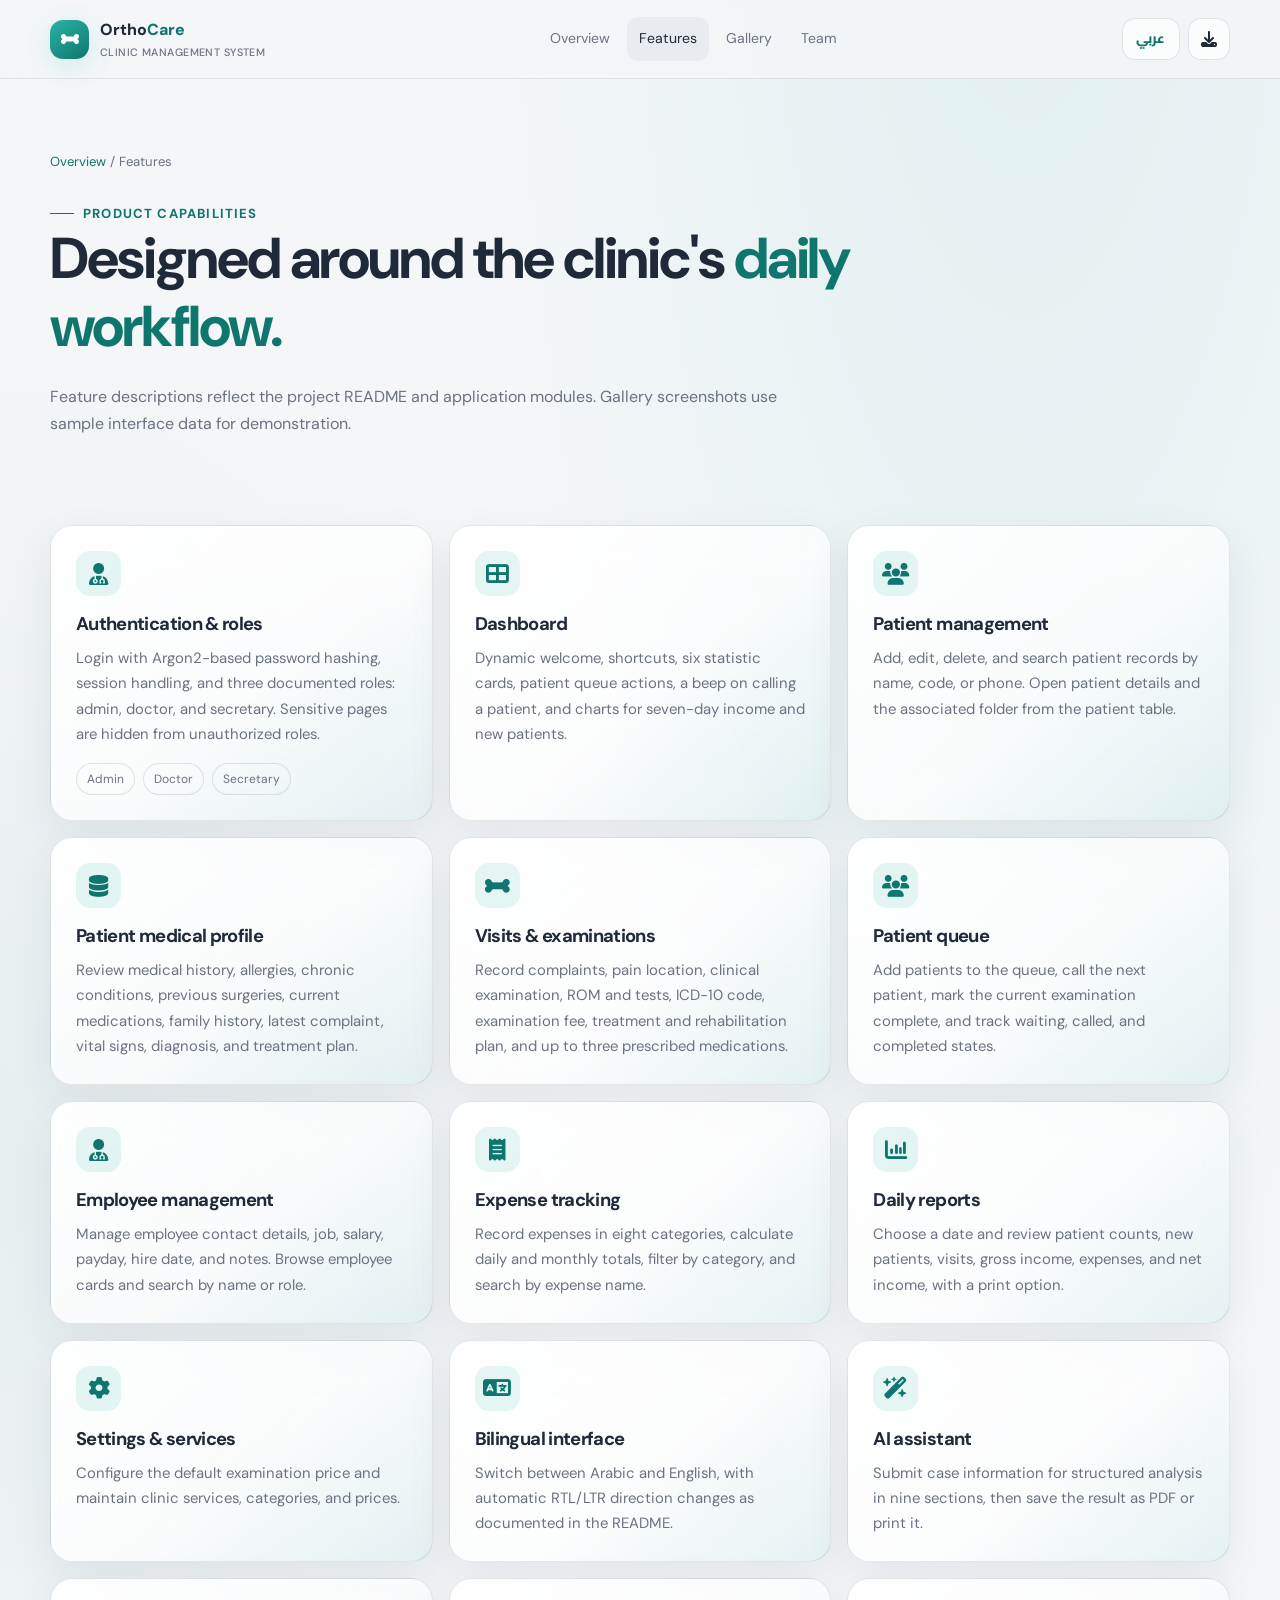
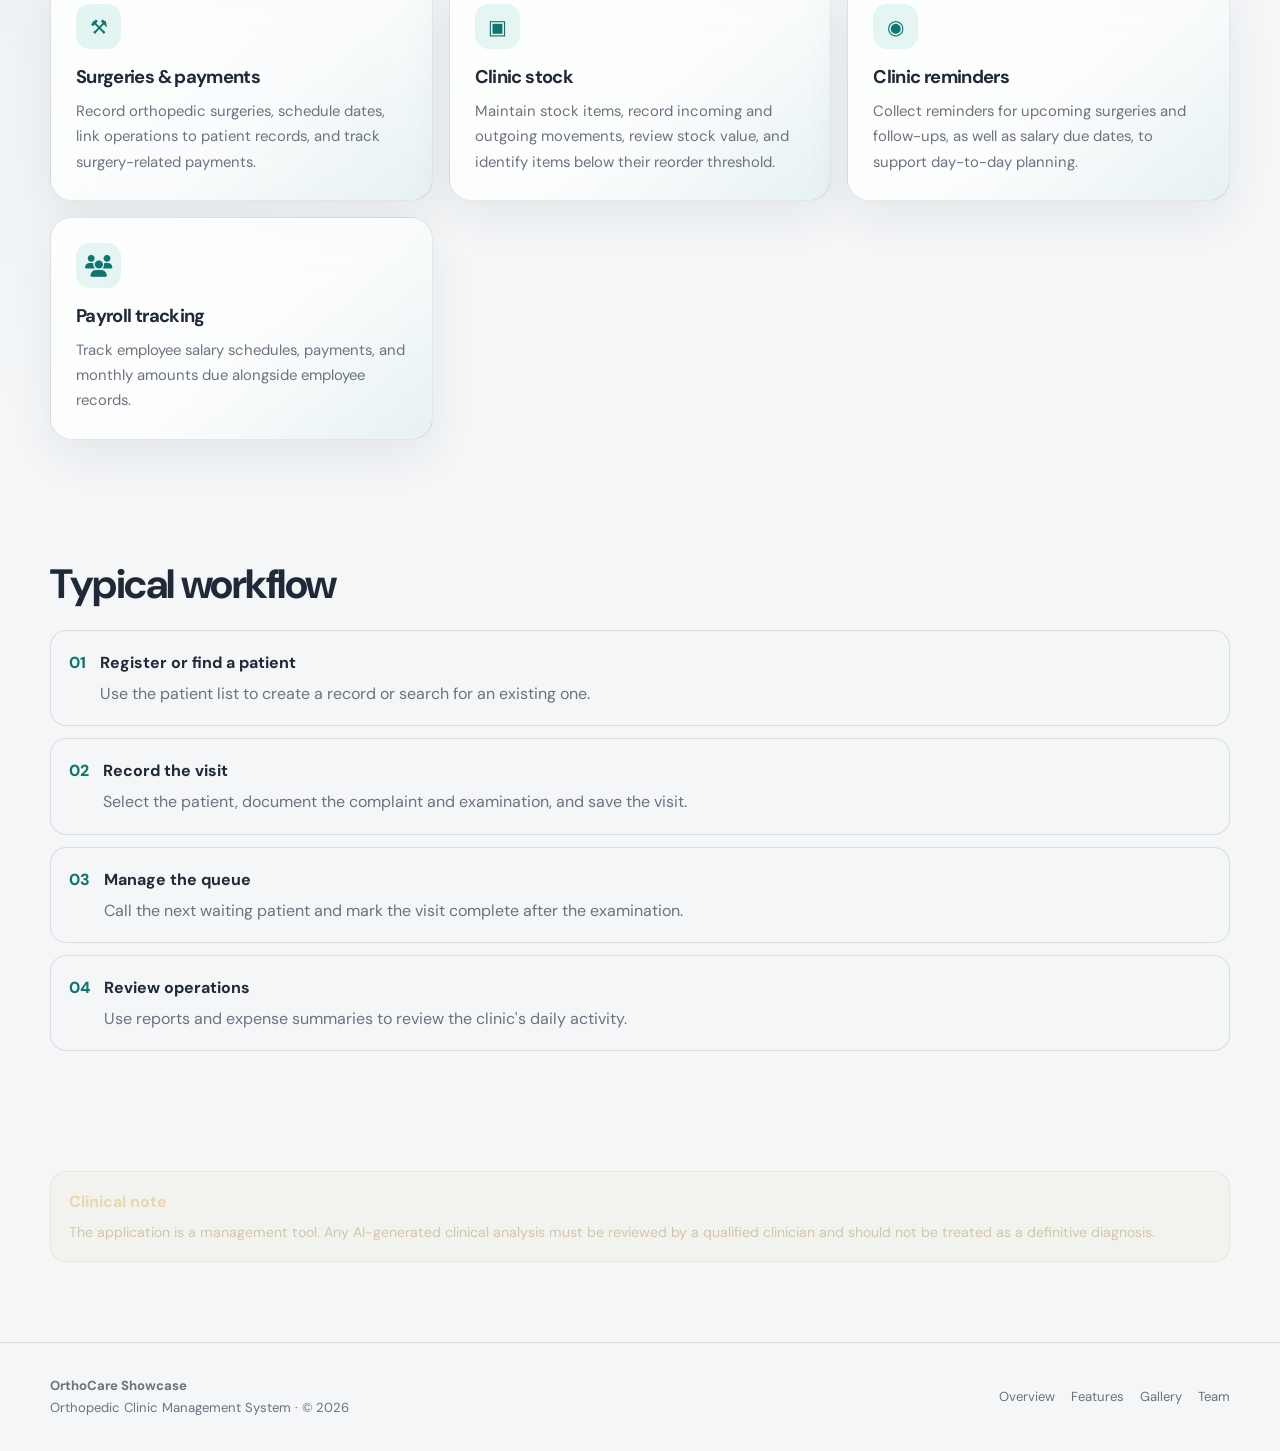
<file: pages/features.html>
<!doctype html>
<html lang="en" dir="ltr">
<head>
  <meta charset="utf-8">
  <meta name="viewport" content="width=device-width, initial-scale=1">
  <meta name="description" content="Detailed overview of the Orthopedic Clinic Management System features.">
  <meta name="theme-color" content="#F4F6F8">
  <title>Features | OrthoCare Showcase</title>
  <link rel="stylesheet" href="https://cdnjs.cloudflare.com/ajax/libs/font-awesome/6.7.2/css/all.min.css">
  <link rel="stylesheet" href="../assets/css/main.css">
  <link rel="stylesheet" href="../assets/css/components.css">
  <link rel="stylesheet" href="../assets/css/animations.css">
  <link rel="stylesheet" href="../assets/css/responsive.css">
</head>
<body>
<a class="skip-link" href="#main">Skip to content</a>
<header class="site-header">
  <div class="container nav-wrap">
    <a class="brand" href="../index.html" aria-label="Orthopedic Clinic Showcase home">
      <span class="brand-mark" aria-hidden="true"><i class="fa-solid fa-bone"></i></span>
      <span>Ortho<span class="accent">Care</span><small>CLINIC MANAGEMENT SYSTEM</small></span>
    </a>
            <nav class="nav-links" aria-label="Main navigation">
          <a href="../index.html">Overview</a>
          <a class="active" href="features.html">Features</a>
          <a href="gallery.html">Gallery</a>
          <a href="team.html">Team</a>
        </nav>
    <div class="nav-actions">
      <button class="icon-button language-toggle" type="button" aria-label="Switch language" title="العربية / English"><span>عربي</span></button>
      <a class="icon-button download-icon" href="https://github.com/sa1dek/erp-clinic-system/raw/refs/heads/main/OrthoClinic_Setup.exe?download=1" download title="Download project" aria-label="Download project"><i class="fa-solid fa-download" aria-hidden="true"></i></a>
      <button class="icon-button menu-toggle" type="button" aria-label="Toggle navigation" aria-expanded="false"><i class="fa-solid fa-bars"></i></button>
    </div>
  </div>
</header>

<main id="main">
<section class="page-hero"><div class="container"><div class="breadcrumb"><a href="../index.html">Overview</a> / Features</div><span class="eyebrow">Product capabilities</span><h1>Designed around the clinic's <span class="accent">daily workflow.</span></h1><p class="muted" style="max-width:760px">Feature descriptions reflect the project README and application modules. Gallery screenshots use sample interface data for demonstration.</p></div></section>
<section class="content-section"><div class="container">
  <div class="grid-3">
    <article class="card glass reveal"><div class="card-icon">♙</div><h3>Authentication & roles</h3><p>Login with Argon2-based password hashing, session handling, and three documented roles: admin, doctor, and secretary. Sensitive pages are hidden from unauthorized roles.</p><div class="tag-row"><span class="tag">Admin</span><span class="tag">Doctor</span><span class="tag">Secretary</span></div></article>
    <article class="card glass reveal"><div class="card-icon">▦</div><h3>Dashboard</h3><p>Dynamic welcome, shortcuts, six statistic cards, patient queue actions, a beep on calling a patient, and charts for seven-day income and new patients.</p></article>
    <article class="card glass reveal"><div class="card-icon">♧</div><h3>Patient management</h3><p>Add, edit, delete, and search patient records by name, code, or phone. Open patient details and the associated folder from the patient table.</p></article>
    <article class="card glass reveal"><div class="card-icon">▤</div><h3>Patient medical profile</h3><p>Review medical history, allergies, chronic conditions, previous surgeries, current medications, family history, latest complaint, vital signs, diagnosis, and treatment plan.</p></article>
    <article class="card glass reveal"><div class="card-icon">✚</div><h3>Visits & examinations</h3><p>Record complaints, pain location, clinical examination, ROM and tests, ICD-10 code, examination fee, treatment and rehabilitation plan, and up to three prescribed medications.</p></article>
    <article class="card glass reveal"><div class="card-icon">♧</div><h3>Patient queue</h3><p>Add patients to the queue, call the next patient, mark the current examination complete, and track waiting, called, and completed states.</p></article>
    <article class="card glass reveal"><div class="card-icon">♙</div><h3>Employee management</h3><p>Manage employee contact details, job, salary, payday, hire date, and notes. Browse employee cards and search by name or role.</p></article>
    <article class="card glass reveal"><div class="card-icon">−</div><h3>Expense tracking</h3><p>Record expenses in eight categories, calculate daily and monthly totals, filter by category, and search by expense name.</p></article>
    <article class="card glass reveal"><div class="card-icon">▥</div><h3>Daily reports</h3><p>Choose a date and review patient counts, new patients, visits, gross income, expenses, and net income, with a print option.</p></article>
    <article class="card glass reveal"><div class="card-icon">⚙</div><h3>Settings & services</h3><p>Configure the default examination price and maintain clinic services, categories, and prices.</p></article>
    <article class="card glass reveal"><div class="card-icon">⇄</div><h3>Bilingual interface</h3><p>Switch between Arabic and English, with automatic RTL/LTR direction changes as documented in the README.</p></article>
    <article class="card glass reveal"><div class="card-icon">✧</div><h3>AI assistant</h3><p>Submit case information for structured analysis in nine sections, then save the result as PDF or print it.</p></article>
    <article class="card glass reveal"><div class="card-icon">⚒</div><h3>Surgeries & payments</h3><p>Record orthopedic surgeries, schedule dates, link operations to patient records, and track surgery-related payments.</p></article>
    <article class="card glass reveal"><div class="card-icon">▣</div><h3>Clinic stock</h3><p>Maintain stock items, record incoming and outgoing movements, review stock value, and identify items below their reorder threshold.</p></article>
    <article class="card glass reveal"><div class="card-icon">◉</div><h3>Clinic reminders</h3><p>Collect reminders for upcoming surgeries and follow-ups, as well as salary due dates, to support day-to-day planning.</p></article>
    <article class="card glass reveal"><div class="card-icon">♧</div><h3>Payroll tracking</h3><p>Track employee salary schedules, payments, and monthly amounts due alongside employee records.</p></article>
  </div>
</div></section>
<section class="content-section"><div class="container">
  <h2>Typical workflow</h2>
  <div class="numbered-list">
    <div class="numbered-item"><div><strong>Register or find a patient</strong><p style="margin:4px 0 0">Use the patient list to create a record or search for an existing one.</p></div></div>
    <div class="numbered-item"><div><strong>Record the visit</strong><p style="margin:4px 0 0">Select the patient, document the complaint and examination, and save the visit.</p></div></div>
    <div class="numbered-item"><div><strong>Manage the queue</strong><p style="margin:4px 0 0">Call the next waiting patient and mark the visit complete after the examination.</p></div></div>
    <div class="numbered-item"><div><strong>Review operations</strong><p style="margin:4px 0 0">Use reports and expense summaries to review the clinic's daily activity.</p></div></div>
  </div>
</div></section>
<section class="content-section"><div class="container"><div class="notice"><strong>Clinical note</strong><p>The application is a management tool. Any AI-generated clinical analysis must be reviewed by a qualified clinician and should not be treated as a definitive diagnosis.</p></div></div></section>
</main>
<footer class="site-footer">
  <div class="container footer-inner">
    <div><strong>OrthoCare Showcase</strong><br><span>Orthopedic Clinic Management System · © 2026</span></div>
            <div class="footer-links">
          <a href="../index.html">Overview</a>
          <a href="features.html">Features</a>
          <a href="gallery.html">Gallery</a>
          <a href="team.html">Team</a>
        </div>
  </div>
</footer>
<script src="../assets/js/main.js"></script>
<script src="../assets/js/i18n.js"></script>
</body>
</html>
</file>
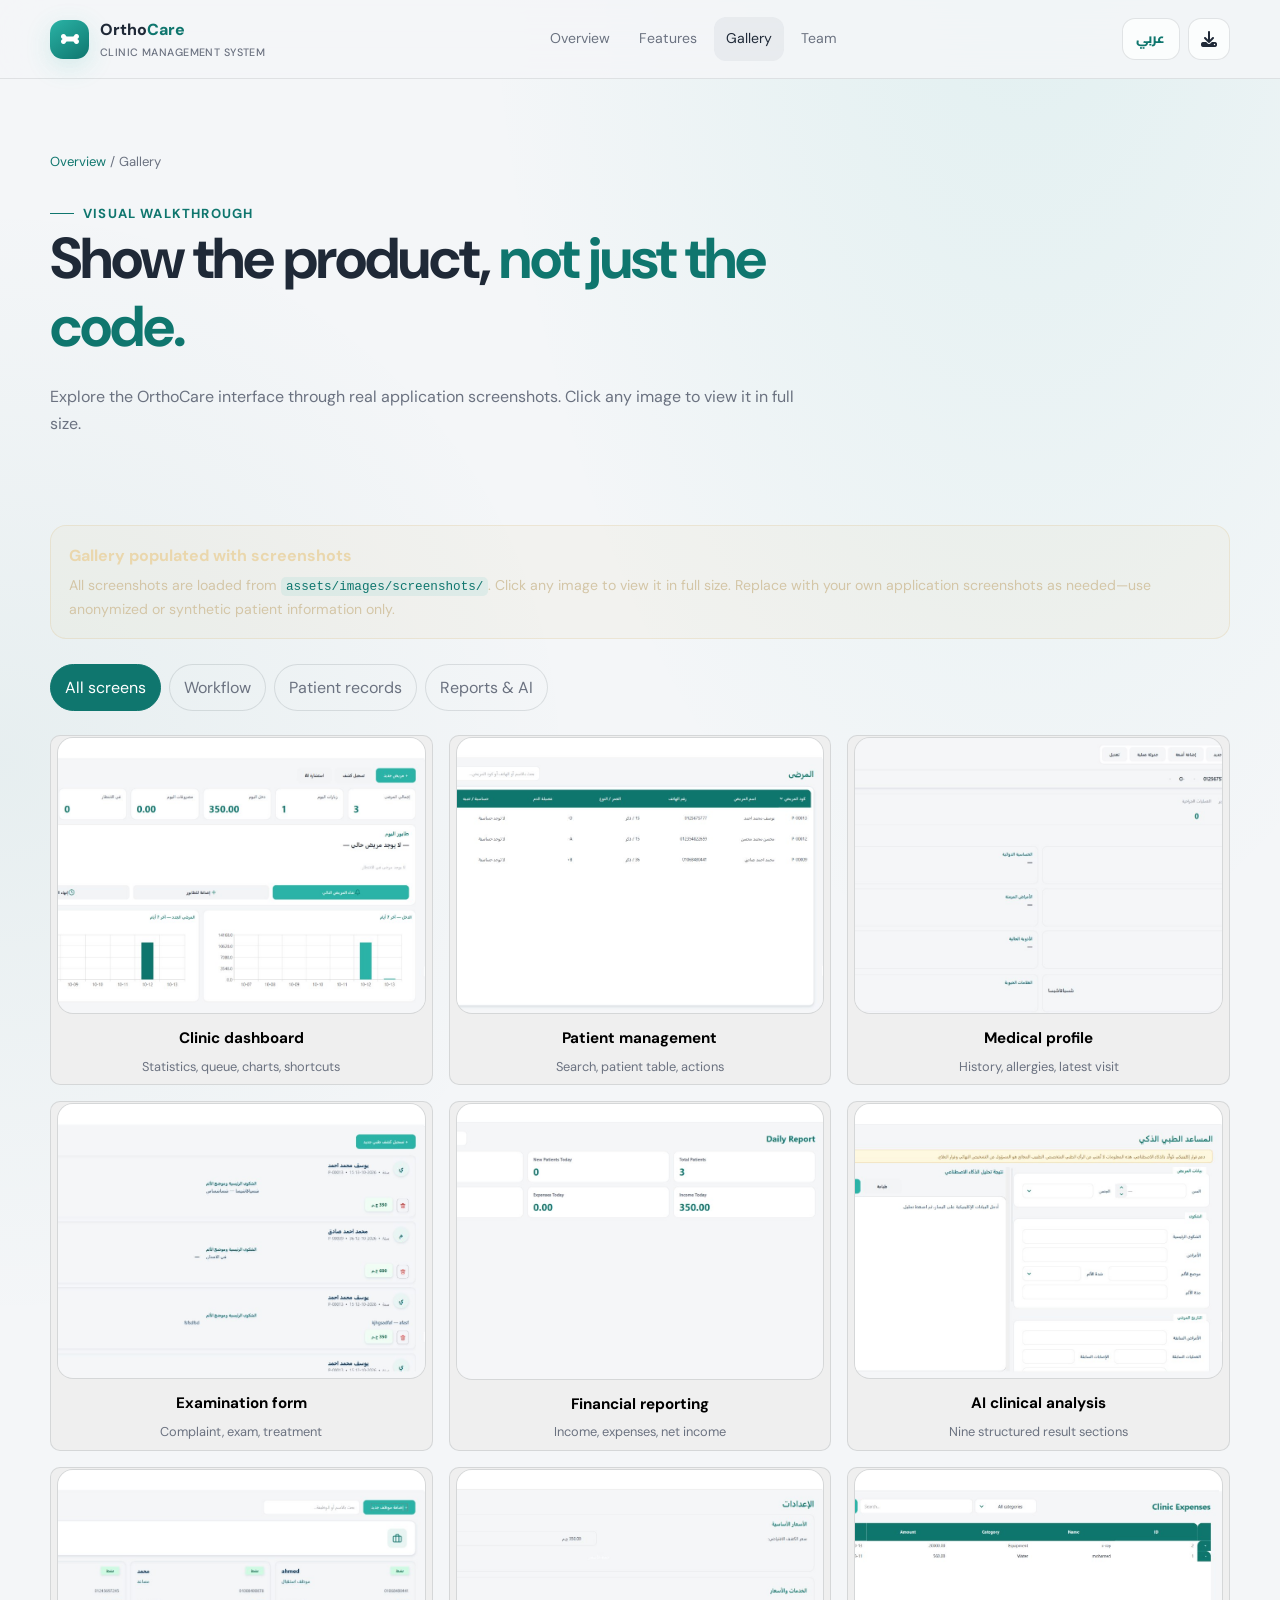
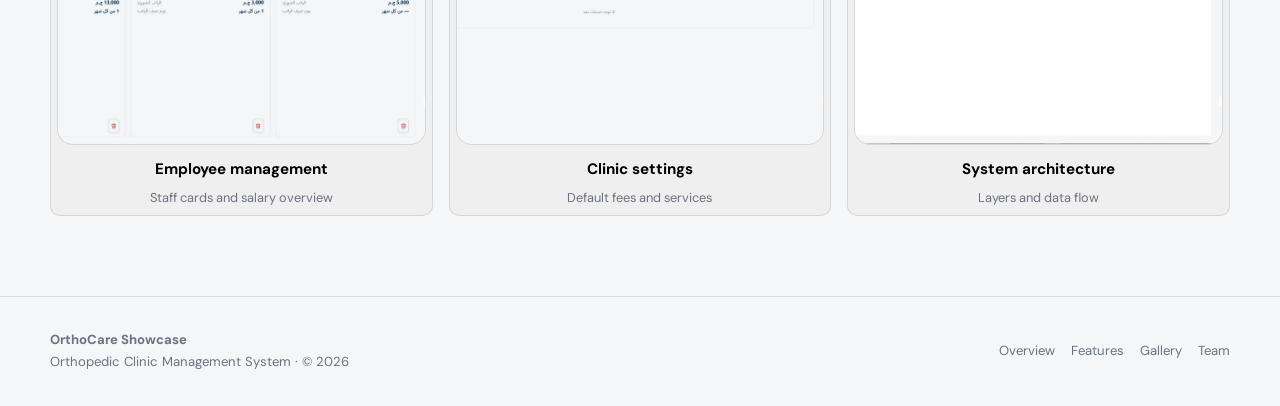
<file: pages/gallery.html>
<!doctype html>
<html lang="en" dir="ltr">
  <head>
    <meta charset="utf-8" />
    <meta name="viewport" content="width=device-width, initial-scale=1" />
    <meta
      name="description"
      content="Prepared gallery slots for real screenshots of the Orthopedic Clinic Management System."
    />
    <meta name="theme-color" content="#F4F6F8" />
    <title>Project Gallery | OrthoCare Showcase</title>
    <link
      rel="stylesheet"
      href="https://cdnjs.cloudflare.com/ajax/libs/font-awesome/6.7.2/css/all.min.css"
    />
    <link rel="stylesheet" href="../assets/css/main.css" />
    <link rel="stylesheet" href="../assets/css/components.css" />
    <link rel="stylesheet" href="../assets/css/animations.css" />
    <link rel="stylesheet" href="../assets/css/responsive.css" />
  </head>
  <body>
    <a class="skip-link" href="#main">Skip to content</a>
    <header class="site-header">
      <div class="container nav-wrap">
        <a
          class="brand"
          href="../index.html"
          aria-label="Orthopedic Clinic Showcase home"
        >
          <span class="brand-mark" aria-hidden="true"
            ><i class="fa-solid fa-bone"></i
          ></span>
          <span
            >Ortho<span class="accent">Care</span
            ><small>CLINIC MANAGEMENT SYSTEM</small></span
          >
        </a>
                <nav class="nav-links" aria-label="Main navigation">
          <a href="../index.html">Overview</a>
          <a href="features.html">Features</a>
          <a class="active" href="gallery.html">Gallery</a>
          <a href="team.html">Team</a>
        </nav>
        <div class="nav-actions">
          <button
            class="icon-button language-toggle"
            type="button"
            aria-label="Switch language"
            title="العربية / English"
          >
            <span>عربي</span>
          </button>
          <a class="icon-button download-icon" href="https://github.com/sa1dek/erp-clinic-system/raw/refs/heads/main/OrthoClinic_Setup.exe?download=1" download title="Download project" aria-label="Download project"><i class="fa-solid fa-download" aria-hidden="true"></i></a>
          <button
            class="icon-button menu-toggle"
            type="button"
            aria-label="Toggle navigation"
            aria-expanded="false"
          >
            <i class="fa-solid fa-bars"></i>
          </button>
        </div>
      </div>
    </header>

    <main id="main">
      <section class="page-hero">
        <div class="container">
          <div class="breadcrumb">
            <a href="../index.html">Overview</a> / Gallery
          </div>
          <span class="eyebrow">Visual walkthrough</span>
          <h1>
            Show the product, <span class="accent">not just the code.</span>
          </h1>
          <p class="muted" style="max-width: 760px">
            Explore the OrthoCare interface through real application
            screenshots. Click any image to view it in full size.
          </p>
        </div>
      </section>
      <section class="content-section">
        <div class="container">
          <div class="notice">
            <strong>Gallery populated with screenshots</strong>
            <p>
              All screenshots are loaded from
              <code>assets/images/screenshots/</code>. Click any image to view
              it in full size. Replace with your own application screenshots as
              needed—use anonymized or synthetic patient information only.
            </p>
          </div>
          <div class="gallery-tools" style="margin-top: 25px">
            <button class="filter-btn active" data-filter="all">
              All screens
            </button>
            <button class="filter-btn" data-filter="workflow">Workflow</button>
            <button class="filter-btn" data-filter="records">
              Patient records
            </button>
            <button class="filter-btn" data-filter="insights">
              Reports & AI
            </button>
          </div>
          <div class="gallery-grid">
            <button
              class="gallery-item"
              data-category="workflow"
              data-title="Main dashboard"
              type="button"
            >
              <img
                class="gallery-image"
                src="../assets/images/screenshots/dashboard.jpg"
                alt="Clinic dashboard showing statistics, queue, charts, and shortcuts"
                loading="lazy"
              />
              <div class="gallery-caption">
                <strong>Clinic dashboard</strong
                ><span>Statistics, queue, charts, shortcuts</span>
              </div>
            </button>
            <button
              class="gallery-item"
              data-category="records"
              data-title="Patients list"
              type="button"
            >
              <img
                class="gallery-image"
                src="../assets/images/screenshots/patients-list.jpg"
                alt="Patient management list with search, table, and actions"
                loading="lazy"
              />
              <div class="gallery-caption">
                <strong>Patient management</strong
                ><span>Search, patient table, actions</span>
              </div>
            </button>
            <button
              class="gallery-item"
              data-category="records"
              data-title="Patient details"
              type="button"
            >
              <img
                class="gallery-image"
                src="../assets/images/screenshots/patient-details.jpg"
                alt="Patient medical profile showing history, allergies, and latest visit"
                loading="lazy"
              />
              <div class="gallery-caption">
                <strong>Medical profile</strong
                ><span>History, allergies, latest visit</span>
              </div>
            </button>
            <button
              class="gallery-item"
              data-category="workflow"
              data-title="Visit form"
              type="button"
            >
              <img
                class="gallery-image"
                src="../assets/images/screenshots/visit-form.jpg"
                alt="Examination form with complaint, exam, and treatment sections"
                loading="lazy"
              />
              <div class="gallery-caption">
                <strong>Examination form</strong
                ><span>Complaint, exam, treatment</span>
              </div>
            </button>
            <button
              class="gallery-item"
              data-category="insights"
              data-title="Daily report"
              type="button"
            >
              <img
                class="gallery-image"
                src="../assets/images/screenshots/daily-report.jpg"
                alt="Financial daily report showing income, expenses, and net income"
                loading="lazy"
              />
              <div class="gallery-caption">
                <strong>Financial reporting</strong
                ><span>Income, expenses, net income</span>
              </div>
            </button>
            <button
              class="gallery-item"
              data-category="insights"
              data-title="AI assistant"
              type="button"
            >
              <img
                class="gallery-image"
                src="../assets/images/screenshots/ai-assistant.jpg"
                alt="AI clinical analysis with nine structured result sections"
                loading="lazy"
              />
              <div class="gallery-caption">
                <strong>AI clinical analysis</strong
                ><span>Nine structured result sections</span>
              </div>
            </button>
            <button
              class="gallery-item"
              data-category="workflow"
              data-title="Employee cards"
              type="button"
            >
              <img
                class="gallery-image"
                src="../assets/images/screenshots/employee-cards.jpg"
                alt="Employee management with staff cards and salary overview"
                loading="lazy"
              />
              <div class="gallery-caption">
                <strong>Employee management</strong
                ><span>Staff cards and salary overview</span>
              </div>
            </button>
            <button
              class="gallery-item"
              data-category="workflow"
              data-title="Settings"
              type="button"
            >
              <img
                class="gallery-image"
                src="../assets/images/screenshots/settings.jpg"
                alt="Clinic settings with default fees and services configuration"
                loading="lazy"
              />
              <div class="gallery-caption">
                <strong>Clinic settings</strong
                ><span>Default fees and services</span>
              </div>
            </button>
            <button
              class="gallery-item"
              data-category="insights"
              data-title="Architecture diagram"
              type="button"
            >
              <img
                class="gallery-image"
                src="../assets/images/screenshots/architecture-diagram.jpg"
                alt="System architecture diagram showing layers and data flow"
                loading="lazy"
              />
              <div class="gallery-caption">
                <strong>System architecture</strong
                ><span>Layers and data flow</span>
              </div>
            </button>
          </div>
        </div>
      </section>
    </main>
    <div
      class="lightbox"
      aria-hidden="true"
      role="dialog"
      aria-modal="true"
      aria-labelledby="lightbox-title"
    >
      <div class="lightbox-panel glass">
        <button
          class="icon-button lightbox-close"
          type="button"
          aria-label="Close image dialog"
        >
          ×
        </button>
        <h2 id="lightbox-title">Project screenshot</h2>
        <p>
          This slot is ready for your real application screenshot. Replace the
          placeholder in <code>pages/gallery.html</code> with an image element
          to display the screenshot here.
        </p>
      </div>
    </div>
    <script src="../assets/js/gallery.js"></script>
    <footer class="site-footer">
      <div class="container footer-inner">
        <div>
          <strong>OrthoCare Showcase</strong><br /><span
            >Orthopedic Clinic Management System · © 2026</span
          >
        </div>
                <div class="footer-links">
          <a href="../index.html">Overview</a>
          <a href="features.html">Features</a>
          <a href="gallery.html">Gallery</a>
          <a href="team.html">Team</a>
        </div>
      </div>
    </footer>
    <script src="../assets/js/main.js"></script>
    <script src="../assets/js/i18n.js"></script>
  </body>
</html>
</file>
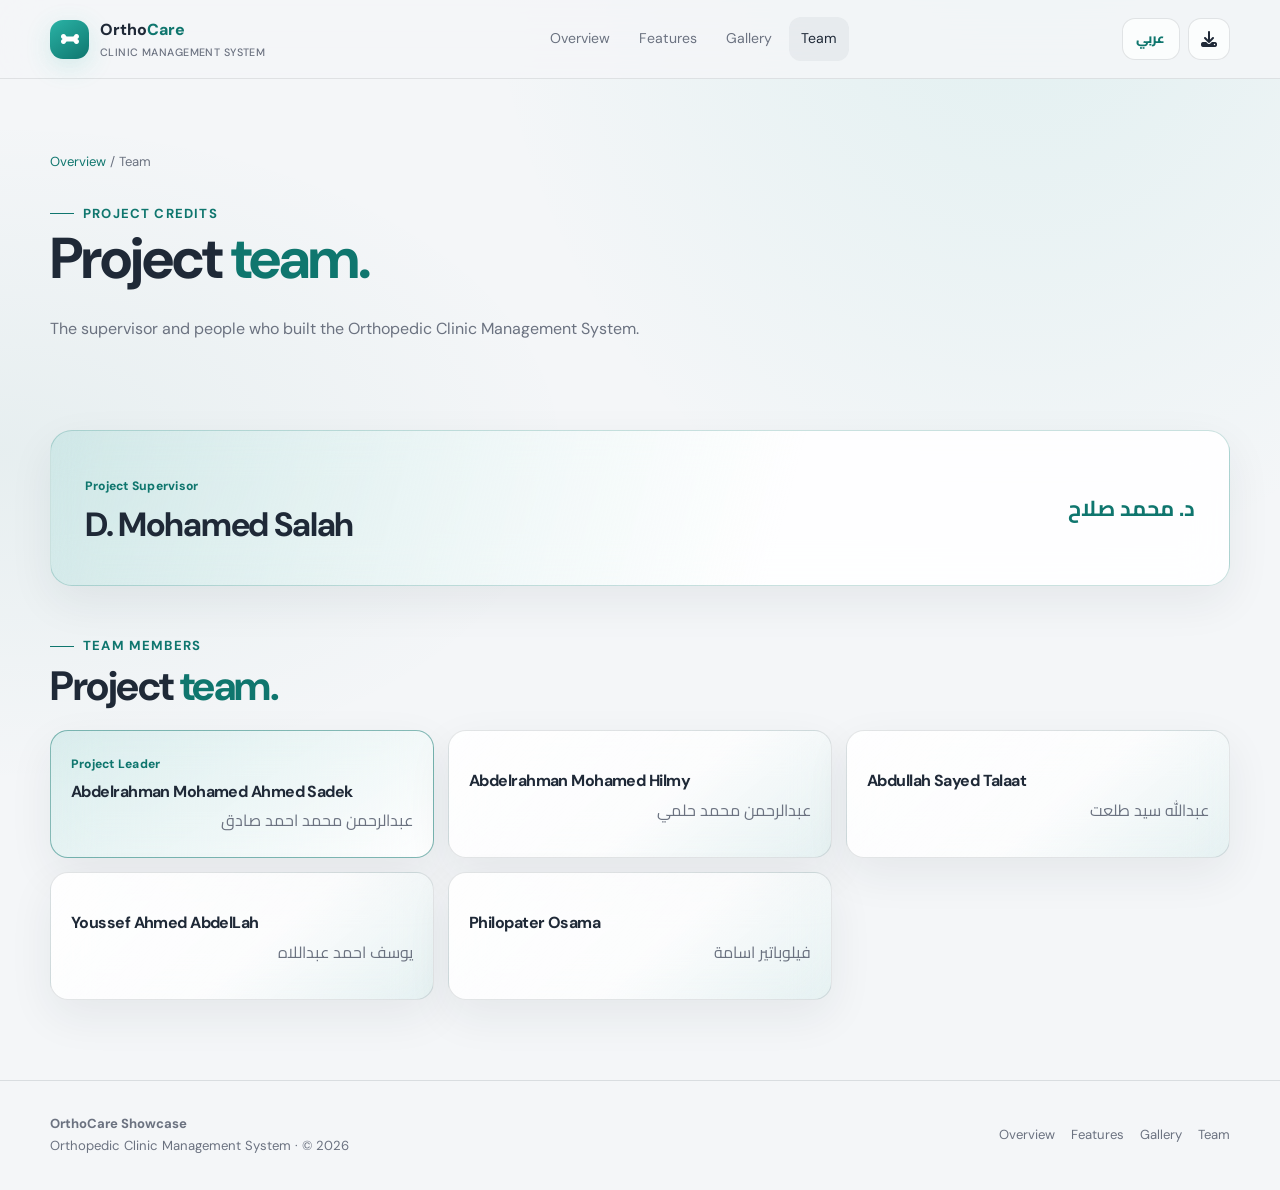
<file: pages/team.html>
<!doctype html>
<html lang="en" dir="ltr">
<head>
  <meta charset="utf-8">
  <meta name="viewport" content="width=device-width, initial-scale=1">
  <meta name="description" content="Project supervisor and team for the Orthopedic Clinic Management System.">
  <meta name="theme-color" content="#F4F6F8">
  <title>Project Team | OrthoCare Showcase</title>
  <link rel="stylesheet" href="https://cdnjs.cloudflare.com/ajax/libs/font-awesome/6.7.2/css/all.min.css">
  <link rel="stylesheet" href="../assets/css/main.css">
  <link rel="stylesheet" href="../assets/css/components.css">
  <link rel="stylesheet" href="../assets/css/animations.css">
  <link rel="stylesheet" href="../assets/css/responsive.css">
</head>
<body>
<a class="skip-link" href="#main">Skip to content</a>
<header class="site-header">
  <div class="container nav-wrap">
    <a class="brand" href="../index.html" aria-label="Orthopedic Clinic Showcase home"><span class="brand-mark" aria-hidden="true"><i class="fa-solid fa-bone"></i></span><span>Ortho<span class="accent">Care</span><small>CLINIC MANAGEMENT SYSTEM</small></span></a>
            <nav class="nav-links" aria-label="Main navigation">
          <a href="../index.html">Overview</a>
          <a href="features.html">Features</a>
          <a href="gallery.html">Gallery</a>
          <a class="active" href="team.html">Team</a>
        </nav>
    <div class="nav-actions">
      <button class="icon-button language-toggle" type="button" aria-label="Switch language" title="العربية / English"><span>عربي</span></button>
      <a class="icon-button download-icon" href="https://github.com/sa1dek/erp-clinic-system/raw/refs/heads/main/OrthoClinic_Setup.exe?download=1" download title="Download project" aria-label="Download project"><i class="fa-solid fa-download" aria-hidden="true"></i></a>
      <button class="icon-button menu-toggle" type="button" aria-label="Toggle navigation" aria-expanded="false"><i class="fa-solid fa-bars"></i></button>
    </div>
  </div>
</header>
<main id="main">
  <section class="page-hero"><div class="container"><div class="breadcrumb"><a href="../index.html">Overview</a> / Team</div><span class="eyebrow">Project credits</span><h1>Project <span class="accent">team.</span></h1><p class="muted" style="max-width:680px">The supervisor and people who built the Orthopedic Clinic Management System.</p></div></section>
  <section class="content-section team-page"><div class="container">
    <div class="supervisor-banner glass reveal">
      <div><span class="role-label">Project Supervisor</span><h2 class="no-translate">D. Mohamed Salah</h2></div>
      <p lang="ar" dir="rtl">د. محمد صلاح</p>
    </div>
    <div class="team-page-heading"><span class="eyebrow">Team members</span><h2>Project <span class="accent">team.</span></h2></div>
    <div class="team-grid">
      <article class="team-member project-lead glass reveal"><span class="role-label">Project Leader</span><h3 class="no-translate">Abdelrahman Mohamed Ahmed Sadek</h3><p lang="ar" dir="rtl">عبدالرحمن محمد احمد صادق</p></article>
      <article class="team-member glass reveal"><h3 class="no-translate">Abdelrahman Mohamed Hilmy</h3><p lang="ar" dir="rtl">عبدالرحمن محمد حلمي</p></article>
      <article class="team-member glass reveal"><h3 class="no-translate">Abdullah Sayed Talaat</h3><p lang="ar" dir="rtl">عبدالله سيد طلعت</p></article>
      <article class="team-member glass reveal"><h3 class="no-translate">Youssef Ahmed AbdelLah</h3><p lang="ar" dir="rtl">يوسف احمد عبداللاه</p></article>
      <article class="team-member glass reveal"><h3 class="no-translate">Philopater Osama</h3><p lang="ar" dir="rtl">فيلوباتير اسامة</p></article>
    </div>
  </div></section>
</main>
<footer class="site-footer"><div class="container footer-inner"><div><strong>OrthoCare Showcase</strong><br><span>Orthopedic Clinic Management System · © 2026</span></div>        <div class="footer-links">
          <a href="../index.html">Overview</a>
          <a href="features.html">Features</a>
          <a href="gallery.html">Gallery</a>
          <a href="team.html">Team</a>
        </div></div></footer>
<script src="../assets/js/main.js"></script><script src="../assets/js/i18n.js"></script>
</body>
</html>
</file>
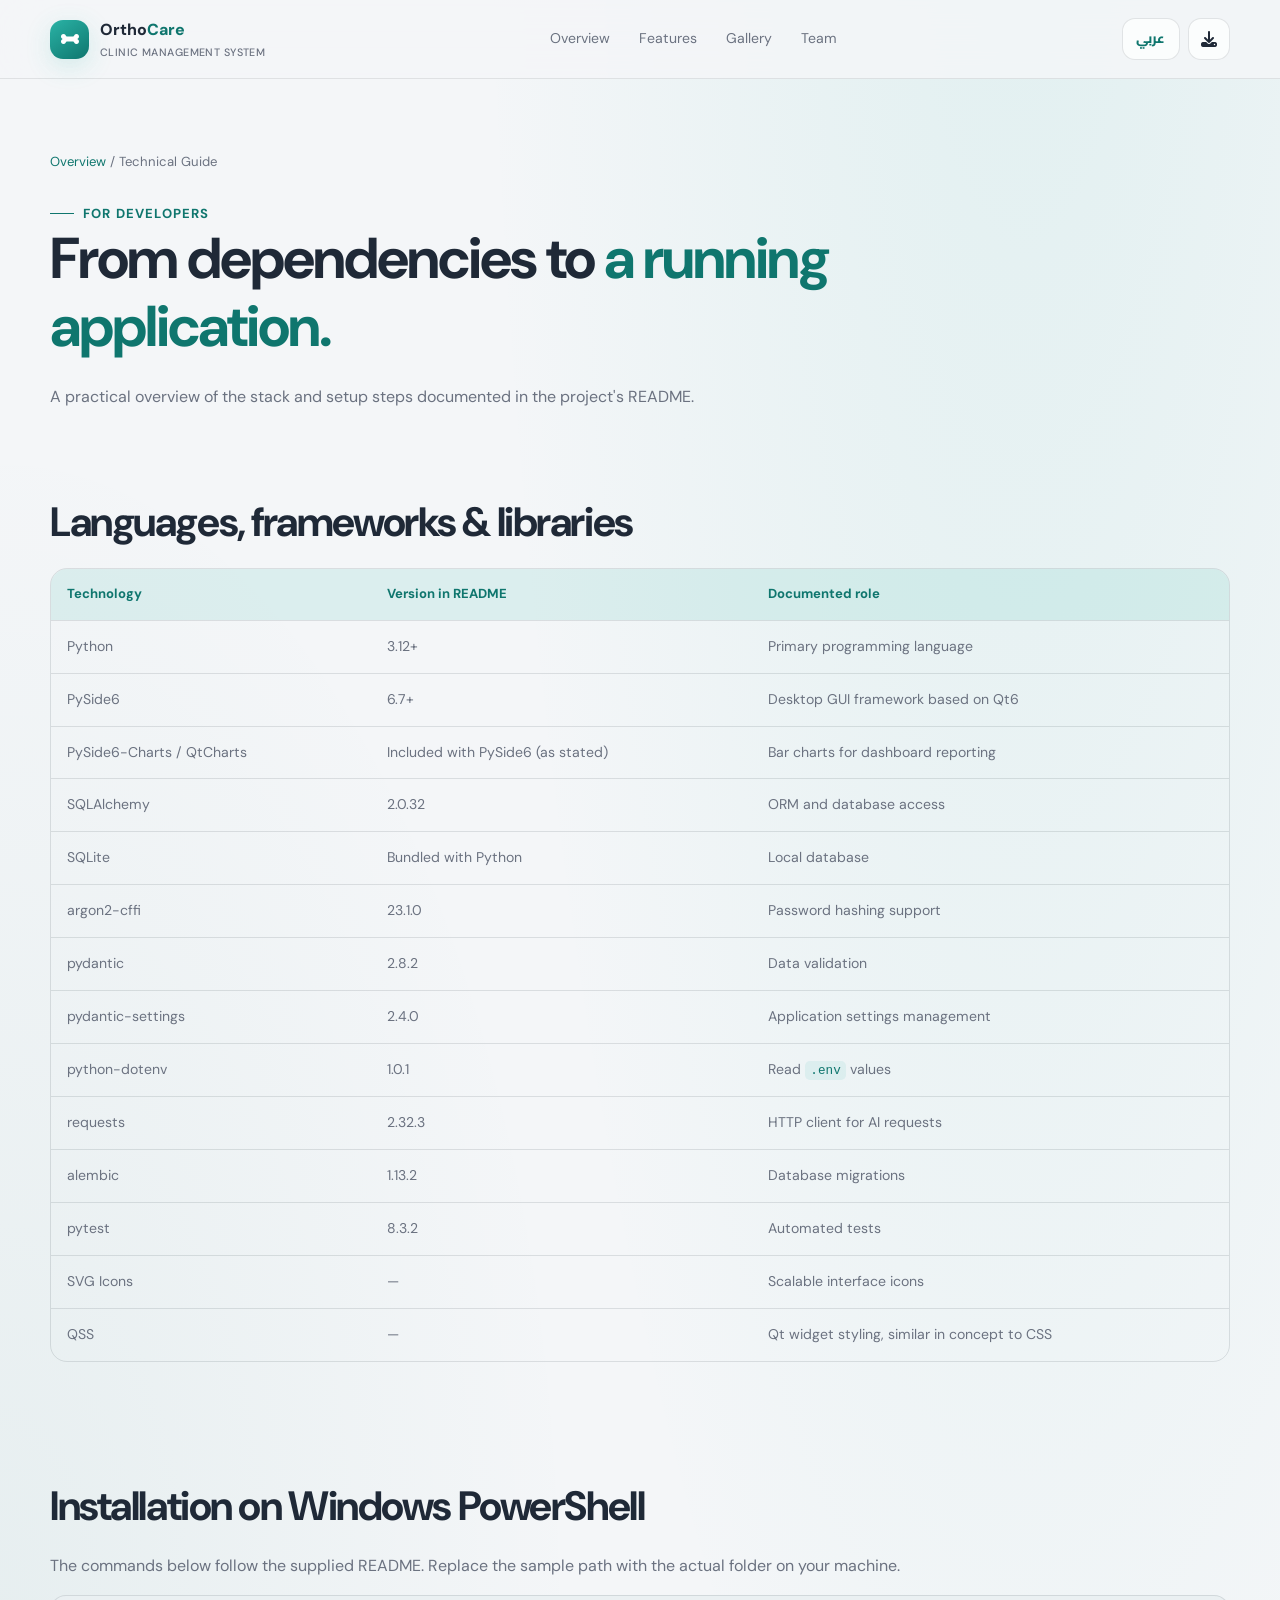
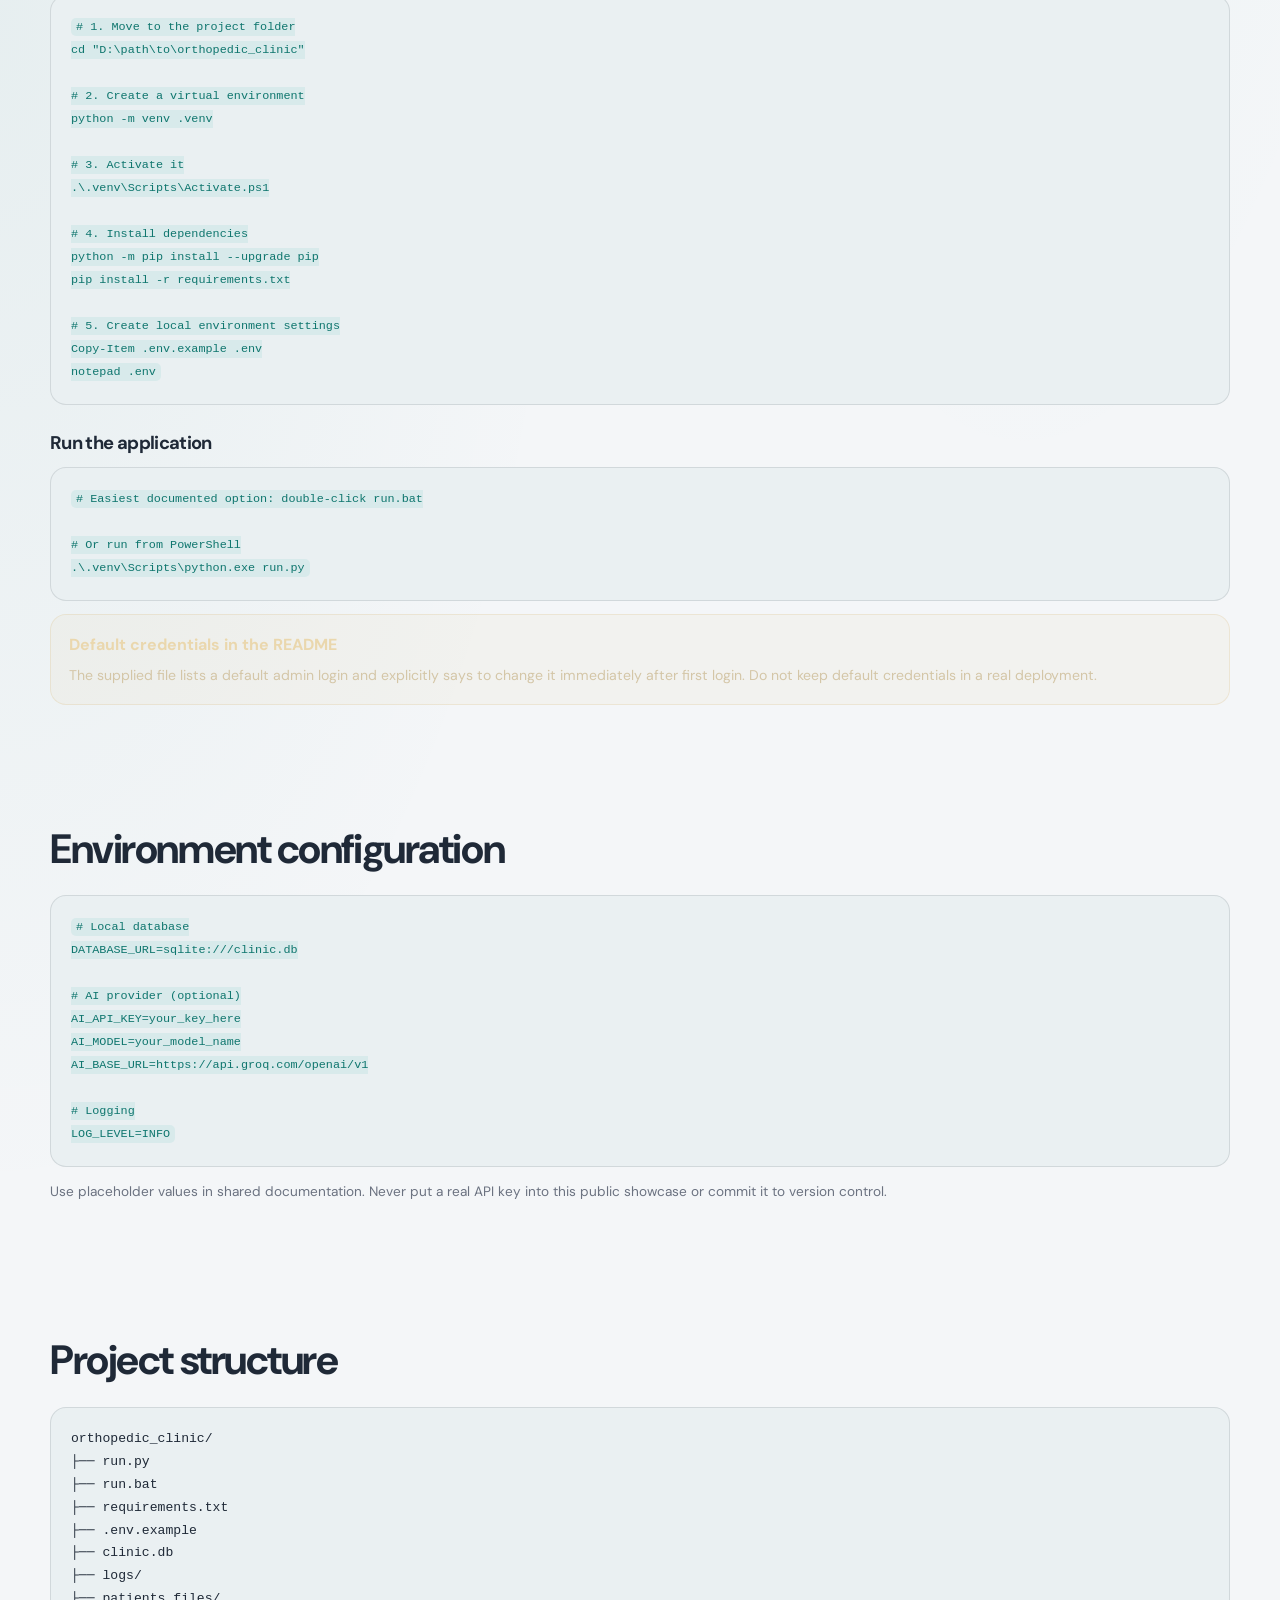
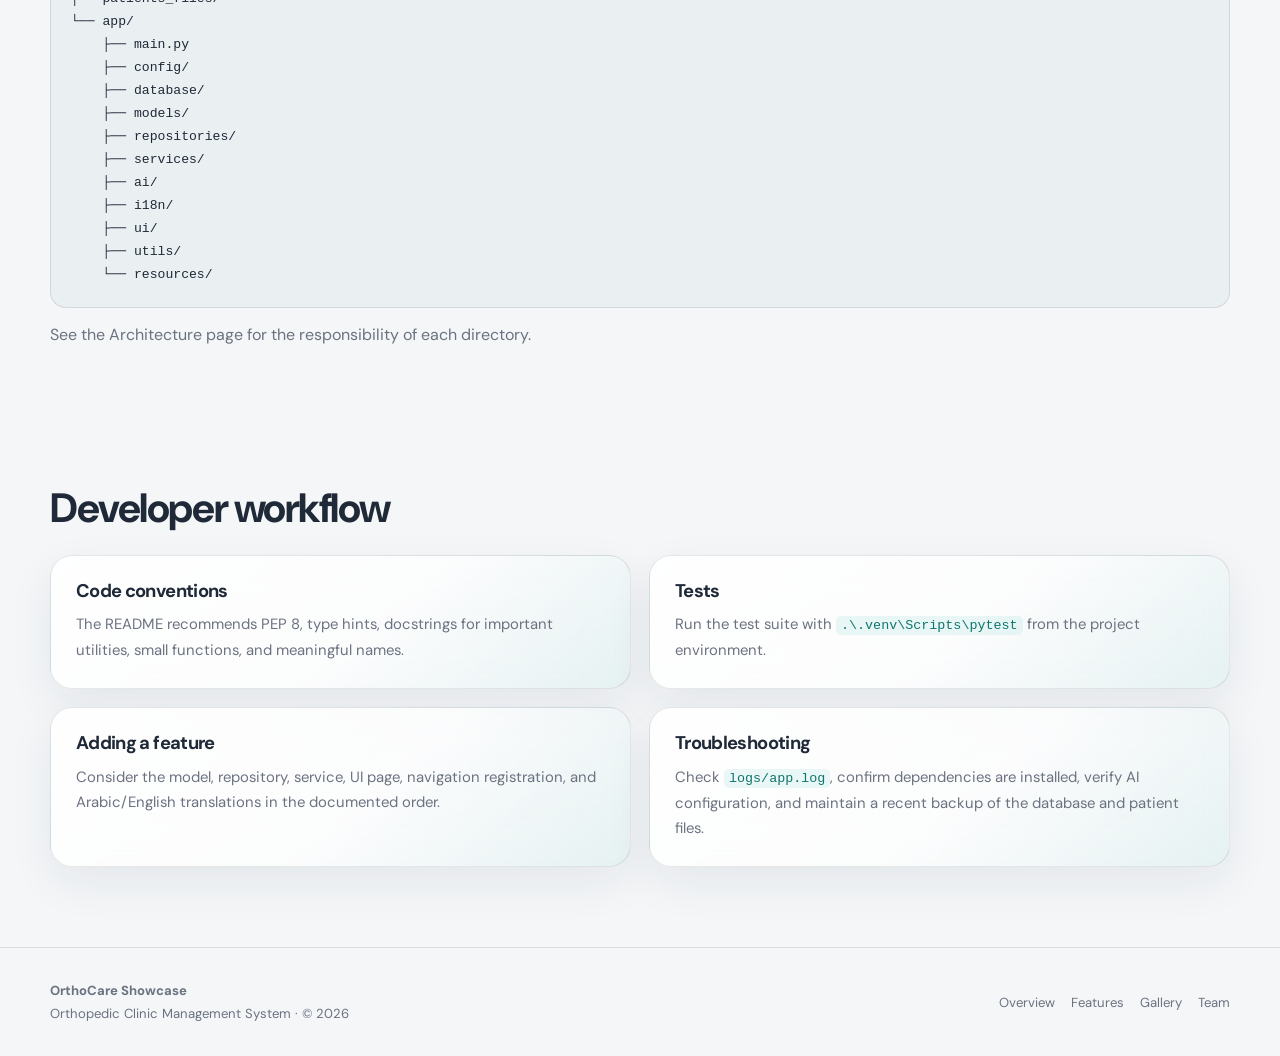
<file: pages/technical-guide.html>
<!doctype html>
<html lang="en" dir="ltr">
<head>
  <meta charset="utf-8">
  <meta name="viewport" content="width=device-width, initial-scale=1">
  <meta name="description" content="Documented languages, libraries, project structure, installation, configuration, testing, and troubleshooting.">
  <meta name="theme-color" content="#F4F6F8">
  <title>Technical Guide | OrthoCare Showcase</title>
  <link rel="stylesheet" href="https://cdnjs.cloudflare.com/ajax/libs/font-awesome/6.7.2/css/all.min.css">
  <link rel="stylesheet" href="../assets/css/main.css">
  <link rel="stylesheet" href="../assets/css/components.css">
  <link rel="stylesheet" href="../assets/css/animations.css">
  <link rel="stylesheet" href="../assets/css/responsive.css">
</head>
<body>
<a class="skip-link" href="#main">Skip to content</a>
<header class="site-header">
  <div class="container nav-wrap">
    <a class="brand" href="../index.html" aria-label="Orthopedic Clinic Showcase home">
      <span class="brand-mark" aria-hidden="true"><i class="fa-solid fa-bone"></i></span>
      <span>Ortho<span class="accent">Care</span><small>CLINIC MANAGEMENT SYSTEM</small></span>
    </a>
            <nav class="nav-links" aria-label="Main navigation">
          <a href="../index.html">Overview</a>
          <a href="features.html">Features</a>
          <a href="gallery.html">Gallery</a>
          <a href="team.html">Team</a>
        </nav>
    <div class="nav-actions">
      <button class="icon-button language-toggle" type="button" aria-label="Switch language" title="العربية / English"><span>عربي</span></button>
      <a class="icon-button download-icon" href="https://github.com/sa1dek/erp-clinic-system/raw/refs/heads/main/OrthoClinic_Setup.exe?download=1" download title="Download project" aria-label="Download project"><i class="fa-solid fa-download" aria-hidden="true"></i></a>
      <button class="icon-button menu-toggle" type="button" aria-label="Toggle navigation" aria-expanded="false"><i class="fa-solid fa-bars"></i></button>
    </div>
  </div>
</header>

<main id="main">
<section class="page-hero"><div class="container"><div class="breadcrumb"><a href="../index.html">Overview</a> / Technical Guide</div><span class="eyebrow">For developers</span><h1>From dependencies to <span class="accent">a running application.</span></h1><p class="muted" style="max-width:780px">A practical overview of the stack and setup steps documented in the project's README.</p></div></section>
<section class="content-section"><div class="container">
  <h2>Languages, frameworks & libraries</h2>
  <div class="table-wrap"><table><thead><tr><th>Technology</th><th>Version in README</th><th>Documented role</th></tr></thead><tbody>
    <tr><td>Python</td><td>3.12+</td><td>Primary programming language</td></tr>
    <tr><td>PySide6</td><td>6.7+</td><td>Desktop GUI framework based on Qt6</td></tr>
    <tr><td>PySide6-Charts / QtCharts</td><td>Included with PySide6 (as stated)</td><td>Bar charts for dashboard reporting</td></tr>
    <tr><td>SQLAlchemy</td><td>2.0.32</td><td>ORM and database access</td></tr>
    <tr><td>SQLite</td><td>Bundled with Python</td><td>Local database</td></tr>
    <tr><td>argon2-cffi</td><td>23.1.0</td><td>Password hashing support</td></tr>
    <tr><td>pydantic</td><td>2.8.2</td><td>Data validation</td></tr>
    <tr><td>pydantic-settings</td><td>2.4.0</td><td>Application settings management</td></tr>
    <tr><td>python-dotenv</td><td>1.0.1</td><td>Read <code>.env</code> values</td></tr>
    <tr><td>requests</td><td>2.32.3</td><td>HTTP client for AI requests</td></tr>
    <tr><td>alembic</td><td>1.13.2</td><td>Database migrations</td></tr>
    <tr><td>pytest</td><td>8.3.2</td><td>Automated tests</td></tr>
    <tr><td>SVG Icons</td><td>—</td><td>Scalable interface icons</td></tr>
    <tr><td>QSS</td><td>—</td><td>Qt widget styling, similar in concept to CSS</td></tr>
  </tbody></table></div>
</div></section>
<section class="content-section"><div class="container">
  <h2>Installation on Windows PowerShell</h2>
  <p class="muted">The commands below follow the supplied README. Replace the sample path with the actual folder on your machine.</p>
  <pre><code># 1. Move to the project folder
cd "D:\path\to\orthopedic_clinic"

# 2. Create a virtual environment
python -m venv .venv

# 3. Activate it
.\.venv\Scripts\Activate.ps1

# 4. Install dependencies
python -m pip install --upgrade pip
pip install -r requirements.txt

# 5. Create local environment settings
Copy-Item .env.example .env
notepad .env</code></pre>
  <h3 style="margin-top:28px">Run the application</h3>
  <pre><code># Easiest documented option: double-click run.bat

# Or run from PowerShell
.\.venv\Scripts\python.exe run.py</code></pre>
  <div class="notice"><strong>Default credentials in the README</strong><p>The supplied file lists a default admin login and explicitly says to change it immediately after first login. Do not keep default credentials in a real deployment.</p></div>
</div></section>
<section class="content-section"><div class="container">
  <h2>Environment configuration</h2>
  <pre><code># Local database
DATABASE_URL=sqlite:///clinic.db

# AI provider (optional)
AI_API_KEY=your_key_here
AI_MODEL=your_model_name
AI_BASE_URL=https://api.groq.com/openai/v1

# Logging
LOG_LEVEL=INFO</code></pre>
  <p class="muted" style="font-size:.85rem">Use placeholder values in shared documentation. Never put a real API key into this public showcase or commit it to version control.</p>
</div></section>
<section class="content-section"><div class="container">
  <h2>Project structure</h2>
  <pre>orthopedic_clinic/
├── run.py
├── run.bat
├── requirements.txt
├── .env.example
├── clinic.db
├── logs/
├── patients_files/
└── app/
    ├── main.py
    ├── config/
    ├── database/
    ├── models/
    ├── repositories/
    ├── services/
    ├── ai/
    ├── i18n/
    ├── ui/
    ├── utils/
    └── resources/</pre>
  <p class="muted">See the Architecture page for the responsibility of each directory.</p>
</div></section>
<section class="content-section"><div class="container">
  <h2>Developer workflow</h2>
  <div class="grid-2">
    <article class="card glass"><h3>Code conventions</h3><p>The README recommends PEP 8, type hints, docstrings for important utilities, small functions, and meaningful names.</p></article>
    <article class="card glass"><h3>Tests</h3><p>Run the test suite with <code>.\.venv\Scripts\pytest</code> from the project environment.</p></article>
    <article class="card glass"><h3>Adding a feature</h3><p>Consider the model, repository, service, UI page, navigation registration, and Arabic/English translations in the documented order.</p></article>
    <article class="card glass"><h3>Troubleshooting</h3><p>Check <code>logs/app.log</code>, confirm dependencies are installed, verify AI configuration, and maintain a recent backup of the database and patient files.</p></article>
  </div>
</div></section>
</main>
<footer class="site-footer">
  <div class="container footer-inner">
    <div><strong>OrthoCare Showcase</strong><br><span>Orthopedic Clinic Management System · © 2026</span></div>
            <div class="footer-links">
          <a href="../index.html">Overview</a>
          <a href="features.html">Features</a>
          <a href="gallery.html">Gallery</a>
          <a href="team.html">Team</a>
        </div>
  </div>
</footer>
<script src="../assets/js/main.js"></script>
<script src="../assets/js/i18n.js"></script>
</body>
</html>
</file>
<file: assets/css/main.css>
@import url("https://fonts.googleapis.com/css2?family=DM+Sans:wght@400;500;600;700&family=Cairo:wght@400;500;600;700;800&display=swap");

:root {
  color-scheme: light;
  --bg: #f4f6f8;
  --bg-soft: #eaf0f2;
  --panel: rgba(255, 255, 255, 0.72);
  --panel-strong: rgba(255, 255, 255, 0.92);
  --line: rgba(31, 41, 55, 0.12);
  --text: #1f2937;
  --muted: #6b7280;
  --mint: #2ab3a6;
  --mint-light: #0f766e;
  --teal: #0f766e;
  --gold: #b58a36;
  --danger: #b45309;
  --radius: 22px;
  --shadow: 0 18px 50px rgba(31, 41, 55, 0.08);
  --content: 1180px;
}
* {
  -webkit-tap-highlight-color: transparent;
  box-sizing: border-box;
}
html {
  scroll-behavior: smooth;
  scroll-padding-top: 100px;
}
body {
  margin: 0;
  background:
    radial-gradient(
      ellipse at 80% -10%,
      rgba(42, 179, 166, 0.1),
      transparent 38%
    ),
    radial-gradient(
      ellipse at 0% 38%,
      rgba(15, 118, 110, 0.06),
      transparent 32%
    ),
    var(--bg);
  color: var(--text);
  font-family: "DM Sans", "Cairo", sans-serif;
  line-height: 1.7;
}
body[dir="rtl"] {
  font-family: "Cairo", "DM Sans", sans-serif;
}
a {
  color: inherit;
  text-decoration: none;
}
button,
input {
  font: inherit;
}
button {
  cursor: pointer;
}
img {
  max-width: 100%;
  display: block;
}
::selection {
  background: rgba(42, 179, 166, 0.35);
  color: #ffffff;
}
.container {
  width: min(var(--content), calc(100% - 40px));
  margin-inline: auto;
}
.muted {
  color: var(--muted);
}
.accent {
  color: var(--teal);
}
.eyebrow {
  display: inline-flex;
  align-items: center;
  gap: 9px;
  color: var(--teal);
  font-size: 0.82rem;
  font-weight: 700;
  letter-spacing: 0.09em;
  text-transform: uppercase;
}
.eyebrow::before {
  content: "";
  width: 24px;
  height: 1px;
  background: currentColor;
}
h1,
h2,
h3,
h4,
p {
  margin-top: 0;
}
h1,
h2,
h3 {
  line-height: 1.18;
  letter-spacing: -0.035em;
}
h1 {
  font-size: clamp(2.5rem, 5.5vw, 5rem);
  margin-bottom: 22px;
}
h2 {
  font-size: clamp(1.9rem, 3.2vw, 3rem);
  margin-bottom: 16px;
}
h3 {
  font-size: 1.15rem;
  margin-bottom: 10px;
}
p {
  color: var(--muted);
}
.section {
  padding: 92px 0;
}
.section-head {
  max-width: 740px;
  margin-bottom: 34px;
}
.section-head p {
  max-width: 680px;
  margin-bottom: 0;
}
.site-header {
  position: sticky;
  top: 0;
  z-index: 100;
  border-bottom: 1px solid rgba(190, 238, 222, 0.08);
  background: rgba(244, 246, 248, 0.82);
  backdrop-filter: blur(24px);
  -webkit-backdrop-filter: blur(24px);
}
.nav-wrap {
  min-height: 78px;
  display: flex;
  align-items: center;
  justify-content: space-between;
  gap: 24px;
}
.brand {
  display: inline-flex;
  align-items: center;
  gap: 11px;
  font-weight: 800;
  white-space: nowrap;
}
.brand-mark {
  width: 39px;
  height: 39px;
  display: grid;
  place-items: center;
  border-radius: 13px;
  color: #ffffff;
  background: linear-gradient(145deg, #2ab3a6, #0f766e);
  box-shadow: 0 7px 26px rgba(42, 179, 166, 0.18);
}
.brand small {
  display: block;
  color: var(--muted);
  font-size: 0.67rem;
  font-weight: 500;
  letter-spacing: 0.04em;
}
.nav-links {
  display: flex;
  align-items: center;
  gap: 5px;
}
.nav-links a {
  color: var(--muted);
  padding: 10px 12px;
  border-radius: 12px;
  font-size: 0.88rem;
  transition:
    color 0.25s,
    background 0.25s;
}
.nav-links a:hover,
.nav-links a.active {
  color: var(--text);
  background: rgba(31, 41, 55, 0.05);
}
.nav-actions {
  display: flex;
  align-items: center;
  gap: 8px;
}
.icon-button {
  width: 42px;
  height: 42px;
  display: inline-grid;
  place-items: center;
  border: 1px solid var(--line);
  border-radius: 13px;
  background: rgba(255, 255, 255, 0.75);
  color: var(--text);
}
.menu-toggle {
  display: none;
}
.btn {
  display: inline-flex;
  justify-content: center;
  align-items: center;
  gap: 10px;
  padding: 12px 18px;
  border-radius: 13px;
  border: 1px solid transparent;
  font-weight: 700;
  font-size: 0.92rem;
  transition:
    transform 0.25s,
    background 0.25s,
    border-color 0.25s;
}
.btn:hover {
  transform: translateY(-2px);
}
.btn-primary {
  background: var(--mint);
  color: #ffffff;
  box-shadow: 0 10px 32px rgba(42, 179, 166, 0.17);
}
.btn-primary:hover {
  background: #0f766e;
}
.btn-ghost {
  border-color: var(--line);
  background: rgba(255, 255, 255, 0.035);
  color: var(--text);
}
.btn-ghost:hover {
  border-color: rgba(140, 232, 208, 0.4);
  background: rgba(255, 255, 255, 0.07);
}
.hero {
  padding: 84px 0 64px;
  overflow: hidden;
}
.hero-grid {
  display: grid;
  grid-template-columns: 1.04fr 0.96fr;
  align-items: center;
  gap: 55px;
}
.hero-copy p {
  font-size: 1.08rem;
  max-width: 650px;
  margin-bottom: 28px;
}
.hero-actions {
  display: flex;
  flex-wrap: wrap;
  gap: 12px;
}
.hero-meta {
  display: flex;
  flex-wrap: wrap;
  gap: 18px;
  margin-top: 30px;
  color: var(--muted);
  font-size: 0.85rem;
}
.hero-meta span {
  display: inline-flex;
  align-items: center;
  gap: 8px;
}
.dot {
  width: 7px;
  height: 7px;
  border-radius: 50%;
  background: var(--mint);
  box-shadow: 0 0 0 5px rgba(42, 179, 166, 0.12);
}
.glass {
  border: 1px solid var(--line);
  background: linear-gradient(
    140deg,
    rgba(255, 255, 255, 0.84),
    rgba(255, 255, 255, 0.58) 48%,
    rgba(42, 179, 166, 0.07)
  );
  backdrop-filter: blur(22px);
  -webkit-backdrop-filter: blur(22px);
  box-shadow: var(--shadow);
  border-radius: var(--radius);
}
.preview {
  position: relative;
  padding: 18px;
  transform: perspective(1100px) rotateY(-5deg) rotateX(2deg);
}
.preview::before {
  content: "";
  position: absolute;
  inset: -20px;
  border-radius: 40px;
  border: 1px solid rgba(140, 232, 208, 0.08);
  z-index: -1;
}
.preview-top {
  display: flex;
  align-items: center;
  justify-content: space-between;
  padding: 5px 4px 18px;
  color: var(--muted);
  font-size: 0.78rem;
}
.window-dots {
  display: flex;
  gap: 5px;
}
.window-dots i {
  width: 7px;
  height: 7px;
  border-radius: 50%;
  background: rgba(255, 255, 255, 0.25);
}
.mock-app {
  background: rgba(255, 255, 255, 0.88);
  border: 1px solid var(--line);
  border-radius: 17px;
  padding: 16px;
}
.mock-heading {
  display: flex;
  justify-content: space-between;
  align-items: center;
  gap: 10px;
  margin-bottom: 17px;
}
.mock-heading strong {
  font-size: 0.92rem;
}
.mock-pill {
  color: var(--teal);
  background: rgba(42, 179, 166, 0.12);
  padding: 4px 9px;
  border-radius: 20px;
  font-size: 0.68rem;
}
.mock-stats {
  display: grid;
  grid-template-columns: repeat(3, 1fr);
  gap: 9px;
}
.mock-stat {
  padding: 12px;
  border-radius: 12px;
  background: rgba(255, 255, 255, 0.04);
  border: 1px solid rgba(255, 255, 255, 0.055);
}
.mock-stat span {
  display: block;
  color: var(--muted);
  font-size: 0.68rem;
}
.mock-stat strong {
  display: block;
  margin-top: 7px;
  font-size: 1.2rem;
}
.mock-lower {
  display: grid;
  grid-template-columns: 1.1fr 0.9fr;
  gap: 10px;
  margin-top: 10px;
}
.mock-chart,
.mock-queue {
  min-height: 145px;
  padding: 13px;
  border-radius: 12px;
  background: rgba(255, 255, 255, 0.035);
}
.mock-chart label,
.mock-queue label {
  display: block;
  color: var(--muted);
  font-size: 0.7rem;
  margin-bottom: 12px;
}
.bars {
  display: flex;
  height: 84px;
  align-items: end;
  gap: 7px;
}
.bars i {
  flex: 1;
  border-radius: 5px 5px 2px 2px;
  background: linear-gradient(180deg, #7de5cc, #16796f);
  opacity: 0.9;
}
.queue-line {
  height: 23px;
  display: flex;
  align-items: center;
  gap: 7px;
  border-bottom: 1px solid rgba(31, 41, 55, 0.05);
  font-size: 0.66rem;
  color: var(--text);
}
.queue-line i {
  width: 6px;
  height: 6px;
  border-radius: 50%;
  background: var(--mint);
}
.float-chip {
  position: absolute;
  padding: 13px 16px;
  font-size: 0.78rem;
  color: var(--text);
  animation: float 6s ease-in-out infinite;
}
.float-chip.one {
  right: -26px;
  top: 17%;
}
.float-chip.two {
  left: -30px;
  bottom: 10%;
  animation-delay: -3s;
}
@keyframes float {
  0%,
  100% {
    transform: translateY(0);
  }
  50% {
    transform: translateY(-9px);
  }
}
.stats-strip {
  display: grid;
  grid-template-columns: repeat(4, 1fr);
  gap: 12px;
  margin-top: 60px;
}
.stat-tile {
  padding: 22px;
}
.stat-tile strong {
  display: block;
  font-size: 1.6rem;
  color: var(--teal);
}
.stat-tile span {
  color: var(--muted);
  font-size: 0.85rem;
}
.grid-3 {
  display: grid;
  grid-template-columns: repeat(3, 1fr);
  gap: 16px;
}
.grid-2 {
  display: grid;
  grid-template-columns: repeat(2, 1fr);
  gap: 18px;
}
.card {
  padding: 25px;
  position: relative;
  overflow: hidden;
  transition:
    transform 0.3s,
    border-color 0.3s,
    background 0.3s;
}
.card:hover {
  transform: translateY(-4px);
  border-color: rgba(140, 232, 208, 0.27);
  background-color: rgba(255, 255, 255, 0.04);
}
.card-icon {
  width: 45px;
  height: 45px;
  display: grid;
  place-items: center;
  border-radius: 14px;
  margin-bottom: 18px;
  background: rgba(42, 179, 166, 0.12);
  color: var(--teal);
  font-size: 1.25rem;
}
.card p {
  margin-bottom: 0;
  font-size: 0.93rem;
}
.tag-row {
  display: flex;
  flex-wrap: wrap;
  gap: 8px;
  margin-top: 16px;
}
.tag {
  display: inline-flex;
  align-items: center;
  border: 1px solid var(--line);
  background: rgba(255, 255, 255, 0.035);
  color: var(--muted);
  padding: 5px 10px;
  border-radius: 30px;
  font-size: 0.75rem;
}
.split {
  display: grid;
  grid-template-columns: 0.85fr 1.15fr;
  gap: 48px;
  align-items: start;
}
.feature-list {
  display: grid;
  gap: 12px;
}
.feature-row {
  display: flex;
  align-items: flex-start;
  gap: 14px;
  padding: 17px;
}
.feature-row .card-icon {
  flex: 0 0 42px;
  width: 42px;
  height: 42px;
  margin: 0;
}
.feature-row p {
  margin: 0;
  font-size: 0.9rem;
}
.notice {
  border: 1px solid rgba(217, 189, 131, 0.25);
  background: rgba(217, 189, 131, 0.07);
  border-radius: 16px;
  padding: 16px 18px;
  color: #ead7ad;
}
.notice p {
  color: #d4c6a7;
  margin: 5px 0 0;
  font-size: 0.88rem;
}
.page-hero {
  padding: 72px 0 42px;
}
.page-hero h1 {
  font-size: clamp(2.3rem, 4.5vw, 4.2rem);
  max-width: 850px;
}
.breadcrumb {
  color: var(--muted);
  font-size: 0.82rem;
  margin-bottom: 22px;
}
.breadcrumb a {
  color: var(--teal);
}
.content-section {
  padding: 30px 0 80px;
}
.content-section + .content-section {
  padding-top: 40px;
}
.content-section h2 {
  margin-bottom: 22px;
}
.prose {
  max-width: 850px;
}
.prose p {
  line-height: 1.9;
}
.prose ul,
.prose ol {
  color: var(--muted);
  padding-inline-start: 24px;
}
.prose li {
  margin-bottom: 9px;
}
.table-wrap {
  overflow-x: auto;
  border: 1px solid var(--line);
  border-radius: 17px;
}
table {
  width: 100%;
  border-collapse: collapse;
  min-width: 640px;
}
th,
td {
  text-align: start;
  padding: 14px 16px;
  border-bottom: 1px solid var(--line);
}
th {
  color: var(--teal);
  font-size: 0.82rem;
  background: rgba(42, 179, 166, 0.07);
}
td {
  color: var(--muted);
  font-size: 0.88rem;
}
tr:last-child td {
  border-bottom: 0;
}
code,
pre {
  font-family: "Cascadia Code", "SFMono-Regular", Consolas, monospace;
}
code {
  color: var(--teal);
  background: rgba(42, 179, 166, 0.09);
  border-radius: 5px;
  padding: 2px 5px;
  font-size: 0.9em;
}
pre {
  overflow-x: auto;
  padding: 20px;
  border: 1px solid var(--line);
  border-radius: 16px;
  background: #eaf0f2;
  color: #1f2937;
  font-size: 0.82rem;
  line-height: 1.75;
}
.architecture {
  display: grid;
  gap: 10px;
  max-width: 800px;
  margin: 25px auto;
}
.arch-layer {
  text-align: center;
  padding: 18px;
  border-radius: 15px;
  border: 1px solid rgba(140, 232, 208, 0.2);
  background: linear-gradient(
    120deg,
    rgba(42, 179, 166, 0.14),
    rgba(255, 255, 255, 0.035)
  );
}
.arch-layer strong {
  display: block;
  color: var(--teal);
}
.arch-layer span {
  color: var(--muted);
  font-size: 0.85rem;
}
.arch-arrow {
  color: var(--teal);
  text-align: center;
  font-size: 1.4rem;
  line-height: 1;
}
.accordion {
  border: 1px solid var(--line);
  border-radius: 15px;
  background: rgba(255, 255, 255, 0.025);
  overflow: hidden;
}
.accordion + .accordion {
  margin-top: 10px;
}
.accordion summary {
  list-style: none;
  padding: 17px 20px;
  cursor: pointer;
  display: flex;
  justify-content: space-between;
  gap: 15px;
  font-weight: 700;
}
.accordion summary::-webkit-details-marker {
  display: none;
}
.accordion summary::after {
  content: "+";
  color: var(--teal);
  font-size: 1.25rem;
  line-height: 1;
}
.accordion[open] summary::after {
  content: "−";
}
.accordion-body {
  padding: 0 20px 20px;
  color: var(--muted);
}
.accordion-body p:last-child {
  margin-bottom: 0;
}
.gallery-tools {
  display: flex;
  flex-wrap: wrap;
  gap: 8px;
  margin-bottom: 24px;
}
.filter-btn {
  padding: 9px 14px;
  border-radius: 30px;
  border: 1px solid var(--line);
  color: var(--muted);
  background: rgba(255, 255, 255, 0.03);
}
.filter-btn.active {
  color: #ffffff;
  background: var(--mint-light);
  border-color: var(--teal);
}
.gallery-grid {
  display: grid;
  grid-template-columns: repeat(3, 1fr);
  gap: 16px;
}
.gallery-item {
  cursor: pointer;
  border-radius: 10px;
  border: 1px solid var(--line);
}
.gallery-placeholder {
  aspect-ratio: 4/3;
  border-radius: 16px;
  border: 1px dashed rgba(140, 232, 208, 0.32);
  background:
    radial-gradient(
      ellipse at 50% 0%,
      rgba(42, 179, 166, 0.15),
      transparent 65%
    ),
    rgba(255, 255, 255, 0.025);
  display: grid;
  place-items: center;
  text-align: center;
  padding: 20px;
  color: var(--muted);
  transition:
    border-color 0.25s,
    background 0.25s;
}
.gallery-item:hover .gallery-placeholder {
  border-color: var(--teal);
  background-color: rgba(42, 179, 166, 0.06);
}
.gallery-placeholder .placeholder-icon {
  font-size: 2rem;
  margin-bottom: 8px;
  color: var(--teal);
}
.gallery-placeholder strong {
  display: block;
  color: var(--text);
}
.gallery-placeholder small {
  display: block;
  margin-top: 5px;
  font-size: 0.75rem;
}
.gallery-caption {
  padding: 12px 2px 4px;
}
.gallery-caption strong {
  display: block;
  font-size: 0.95rem;
}
.gallery-caption span {
  color: var(--muted);
  font-size: 0.8rem;
}
.gallery-image {
  width: 100%;
  aspect-ratio: 4/3;
  object-fit: cover;
  border-radius: 16px;
  border: 1px solid var(--line);
  background: rgba(255, 255, 255, 0.025);
  transition:
    border-color 0.25s,
    transform 0.25s,
    box-shadow 0.25s;
}
.gallery-item:hover .gallery-image {
  border-color: var(--teal);
  transform: scale(1.015);
  box-shadow: 0 12px 32px rgba(42, 179, 166, 0.15);
}
.lightbox {
  position: fixed;
  inset: 0;
  z-index: 200;
  display: none;
  place-items: center;
  padding: 25px;
  background: rgba(1, 8, 7, 0.88);
  backdrop-filter: blur(15px);
}
.lightbox.open {
  display: grid;
}
.lightbox-panel {
  width: min(800px, 100%);
  padding: 24px;
  text-align: center;
}
.lightbox-close {
  float: inline-end;
}
.lightbox p {
  clear: both;
}
.callout {
  padding: 28px;
  display: flex;
  align-items: center;
  justify-content: space-between;
  gap: 25px;
}
.callout p {
  margin-bottom: 0;
}
.site-footer {
  padding: 32px 0;
  border-top: 1px solid var(--line);
  color: var(--muted);
  font-size: 0.82rem;
}
.footer-inner {
  display: flex;
  justify-content: space-between;
  gap: 20px;
  align-items: center;
}
.footer-links {
  display: flex;
  flex-wrap: wrap;
  gap: 16px;
}
.footer-links a:hover {
  color: var(--teal);
}
.reveal {
  opacity: 0;
  transform: translateY(18px);
  transition:
    opacity 0.7s ease,
    transform 0.7s cubic-bezier(0.2, 0.7, 0.2, 1);
}
.reveal.visible {
  opacity: 1;
  transform: translateY(0);
}
.skip-link {
  position: absolute;
  left: 12px;
  top: -60px;
  z-index: 300;
  background: var(--mint-light);
  color: #ffffff;
  padding: 10px 14px;
  border-radius: 8px;
}
.skip-link:focus {
  top: 12px;
}
@media (max-width: 1000px) {
  .nav-links {
    gap: 0;
  }
  .nav-links a {
    padding: 9px 8px;
    font-size: 0.8rem;
  }
  .hero-grid {
    gap: 30px;
  }
  .float-chip.one {
    right: -5px;
  }
  .float-chip.two {
    left: -5px;
  }
  .grid-3,
  .gallery-grid {
    grid-template-columns: repeat(2, 1fr);
  }
}
@media (max-width: 760px) {
  .container {
    width: min(100% - 30px, var(--content));
  }
  .nav-wrap {
    min-height: 68px;
    flex-wrap: wrap;
  }
  .menu-toggle {
    display: inline-grid;
  }
  .nav-links {
    display: none;
    width: 100%;
    order: 5;
    padding: 0 0 15px;
    flex-direction: column;
    align-items: stretch;
  }
  .nav-links.open {
    display: flex;
  }
  .nav-links a {
    font-size: 0.92rem;
  }
  .nav-actions {
    margin-inline-start: auto;
  }
  .hero {
    padding-top: 55px;
  }
  .hero-grid,
  .split {
    grid-template-columns: 1fr;
  }
  .hero-grid {
    gap: 45px;
  }
  .preview {
    transform: none;
    margin: 0 7px;
  }
  .float-chip {
    display: none;
  }
  .stats-strip {
    grid-template-columns: repeat(2, 1fr);
    margin-top: 35px;
  }
  .grid-3,
  .grid-2,
  .gallery-grid {
    grid-template-columns: 1fr;
  }
  .section {
    padding: 65px 0;
  }
  .page-hero {
    padding: 50px 0 30px;
  }
  .callout,
  .footer-inner {
    align-items: flex-start;
    flex-direction: column;
  }
  .mock-stats {
    grid-template-columns: repeat(3, 1fr);
  }
  .mock-stat {
    padding: 9px;
  }
  .mock-stat strong {
    font-size: 1rem;
  }
  .mock-lower {
    grid-template-columns: 1fr;
  }
}
@media (prefers-reduced-motion: reduce) {
  *,
  *::before,
  *::after {
    scroll-behavior: auto !important;
    animation-duration: 0.01ms !important;
    animation-iteration-count: 1 !important;
    transition-duration: 0.01ms !important;
  }
  .reveal {
    opacity: 1;
    transform: none;
  }
}

/* Brand-aligned light glass theme */
.site-header {
  border-bottom-color: rgba(31, 41, 55, 0.1);
}
.glass {
  border-color: rgba(31, 41, 55, 0.11);
  background: linear-gradient(
    140deg,
    rgba(255, 255, 255, 0.92),
    rgba(255, 255, 255, 0.7) 55%,
    rgba(42, 179, 166, 0.07)
  );
  box-shadow: 0 16px 45px rgba(31, 41, 55, 0.07);
}
.preview::before {
  border-color: rgba(15, 118, 110, 0.14);
}
.mock-app {
  background: #ffffff;
  border-color: rgba(31, 41, 55, 0.1);
}
.mock-stat,
.stat-tile {
  border-color: var(--line);
}
.mock-pill {
  color: #0f766e;
  background: rgba(42, 179, 166, 0.14);
}
.btn-primary {
  color: #ffffff;
  box-shadow: 0 8px 24px rgba(15, 118, 110, 0.16);
}
.btn-ghost {
  background: rgba(255, 255, 255, 0.62);
}
.card-icon {
  background: rgba(42, 179, 166, 0.12);
  color: #0f766e;
}
.float-chip {
  color: var(--text);
}
.table-wrap,
table {
  border-color: var(--line);
}
th {
  background: rgba(42, 179, 166, 0.12);
}
pre {
  border-color: var(--line);
}
body[dir="rtl"] {
  font-family: "Cairo", "DM Sans", sans-serif;
}
body[dir="rtl"] .hero-grid,
body[dir="rtl"] .split {
  direction: rtl;
}
body[dir="rtl"] .preview {
  transform: perspective(1100px) rotateY(5deg) rotateX(2deg);
}
body[dir="rtl"] .eyebrow {
  letter-spacing: 0;
}
body[dir="rtl"] .arch-arrow {
  transform: none;
}
.language-toggle {
  width: auto;
  min-width: 58px;
  padding: 0 12px;
  font-weight: 800;
  color: var(--teal);
}
.language-toggle span {
  font-size: 0.82rem;
}
.card-icon .fa-solid,
.card-icon .fa-regular {
  line-height: 1;
}
@media (max-width: 1100px) {
  .nav-links {
    gap: 1px;
  }
  .nav-links a {
    padding: 9px 8px;
    font-size: 0.8rem;
  }
}
body[dir="rtl"] .nav-wrap {
  direction: rtl;
}
body[dir="rtl"] .nav-links {
  direction: rtl;
}
body[dir="rtl"] .nav-actions {
  direction: ltr;
}
body[dir="rtl"] .hero-actions,
body[dir="rtl"] .hero-meta {
  direction: rtl;
}
body[dir="rtl"] .footer-inner,
body[dir="rtl"] .footer-links {
  direction: rtl;
}
body[dir="rtl"] .queue-line,
body[dir="rtl"] .feature-row,
body[dir="rtl"] .mock-heading {
  direction: rtl;
}
body[dir="rtl"] th,
body[dir="rtl"] td {
  text-align: right;
}
body[dir="rtl"] pre,
body[dir="rtl"] code {
  direction: ltr;
  text-align: left;
  unicode-bidi: plaintext;
}
.language-toggle {
  white-space: nowrap;
}
.card-icon i {
  font-size: 1.1em;
}
.float-chip {
  display: inline-flex;
  align-items: center;
  gap: 9px;
}
</file>
<file: assets/css/components.css>
/* Reusable interface components live here. Core styles are in main.css. */
.pill { display: inline-flex; gap: 7px; align-items: center; padding: 6px 10px; border-radius: 40px; border: 1px solid var(--line); background: rgba(255,255,255,.035); color: var(--muted); font-size: .76rem; }
.pill-dot { width: 6px; height: 6px; border-radius: 50%; background: var(--mint-light); }
.numbered-list { counter-reset: steps; display: grid; gap: 12px; }
.numbered-item { counter-increment: steps; display: flex; gap: 14px; padding: 18px; border: 1px solid var(--line); border-radius: 16px; background: rgba(255,255,255,.025); }
.numbered-item::before { content: counter(steps, decimal-leading-zero); color: var(--mint-light); font-weight: 800; font-variant-numeric: tabular-nums; }
.metric-line { height: 7px; border-radius: 9px; background: rgba(255,255,255,.07); overflow: hidden; }
.metric-line span { display: block; height: 100%; border-radius: inherit; background: linear-gradient(90deg, var(--teal), var(--mint-light)); }

.team-grid .card { min-height: 150px; display:flex; flex-direction:column; justify-content:center; }
.team-grid h3 { font-size:1.02rem; overflow-wrap:anywhere; }
.team-grid p { color:var(--muted); margin:.25rem 0 0; }

/* Clear project credits and download action. */
.btn-download { background: var(--teal); color: #fff; border-color: var(--teal); box-shadow: 0 10px 28px rgba(15,118,110,.18); }
.btn-download:hover { background: #0b625c; transform: translateY(-2px); }
.team-intro { display:flex; align-items:flex-end; justify-content:space-between; gap:28px; margin-bottom:30px; }
.team-intro h2 { margin:8px 0 0; }
.supervisor-card { min-width:min(340px,100%); padding:20px 24px; border:1px solid var(--line); border-radius:18px; text-align:center; }
.supervisor-card h3 { margin:7px 0 0; font-size:1.2rem; }
.supervisor-card p { margin:0; color:var(--muted); }
.role-label { display:inline-flex; color:var(--teal); font-weight:800; font-size:.76rem; letter-spacing:.02em; }
.team-grid { display:grid; grid-template-columns:repeat(3,minmax(0,1fr)); gap:14px; }
.team-member { min-height:128px; display:flex; flex-direction:column; justify-content:center; padding:20px; border:1px solid var(--line); border-radius:18px; }
.team-member h3 { margin:5px 0 0; font-size:1rem; line-height:1.45; overflow-wrap:anywhere; }
.team-member p { margin:4px 0 0; color:var(--muted); }
.project-lead { border-color:rgba(15,118,110,.5); background:linear-gradient(145deg,rgba(42,179,166,.13),rgba(255,255,255,.86)); }
@media (max-width:760px) {
  .team-intro { align-items:stretch; flex-direction:column; gap:18px; }
  .supervisor-card { min-width:0; text-align:start; }
  .team-grid { grid-template-columns:repeat(2,minmax(0,1fr)); gap:10px; }
  .team-member { min-height:118px; padding:15px; }
}
@media (max-width:480px) {
  .team-grid { grid-template-columns:1fr; }
  .team-member { min-height:0; }
  .team-intro h2 { font-size:1.8rem; }
  .hero-actions .btn-download { order:-1; }
}

.supervisor-banner { width:100%; min-height:156px; display:flex; align-items:center; justify-content:space-between; gap:24px; padding:28px 34px; border:1px solid rgba(15,118,110,.22); border-radius:22px; background:linear-gradient(105deg,rgba(42,179,166,.13),rgba(255,255,255,.9) 62%); margin-bottom:34px; }
.supervisor-banner h2 { margin:7px 0 0; font-size:clamp(1.45rem,3vw,2.1rem); }
.supervisor-banner p { margin:0; font-family:"Cairo","DM Sans",sans-serif; font-size:1.35rem; font-weight:700; color:var(--teal); }
.team-page-heading { margin:24px 0 20px; }
.team-page-heading h2 { margin:4px 0 0; }
.team-page .supervisor-banner { margin-bottom:42px; }
@media (max-width:760px) {
  .supervisor-banner { min-height:0; align-items:flex-start; flex-direction:column; gap:8px; padding:22px; margin-bottom:28px; }
  .team-intro { align-items:flex-start; }
}
@media (max-width:480px) {
  .supervisor-banner { padding:18px; border-radius:17px; }
  .team-page .supervisor-banner { margin-bottom:30px; }
}
</file>
<file: assets/css/animations.css>
/* Motion is intentionally subtle; reduced-motion preferences are respected in main.css. */
@keyframes softPulse { 0%,100% { box-shadow: 0 0 0 0 rgba(42,179,166,.12); } 50% { box-shadow: 0 0 0 9px rgba(42,179,166,0); } }
.pulse { animation: softPulse 3s ease-out infinite; }
</file>
<file: assets/css/responsive.css>
/* Additional responsive overrides can be added here as the project grows. */
@media (max-width: 480px) {
  .hero-actions .btn { width: 100%; }
  .stats-strip .stat-tile { padding: 17px; }
  .stat-tile strong { font-size: 1.35rem; }
  .preview { padding: 10px; }
  .mock-app { padding: 10px; }
  .section-head { margin-bottom: 26px; }
}
</file>
